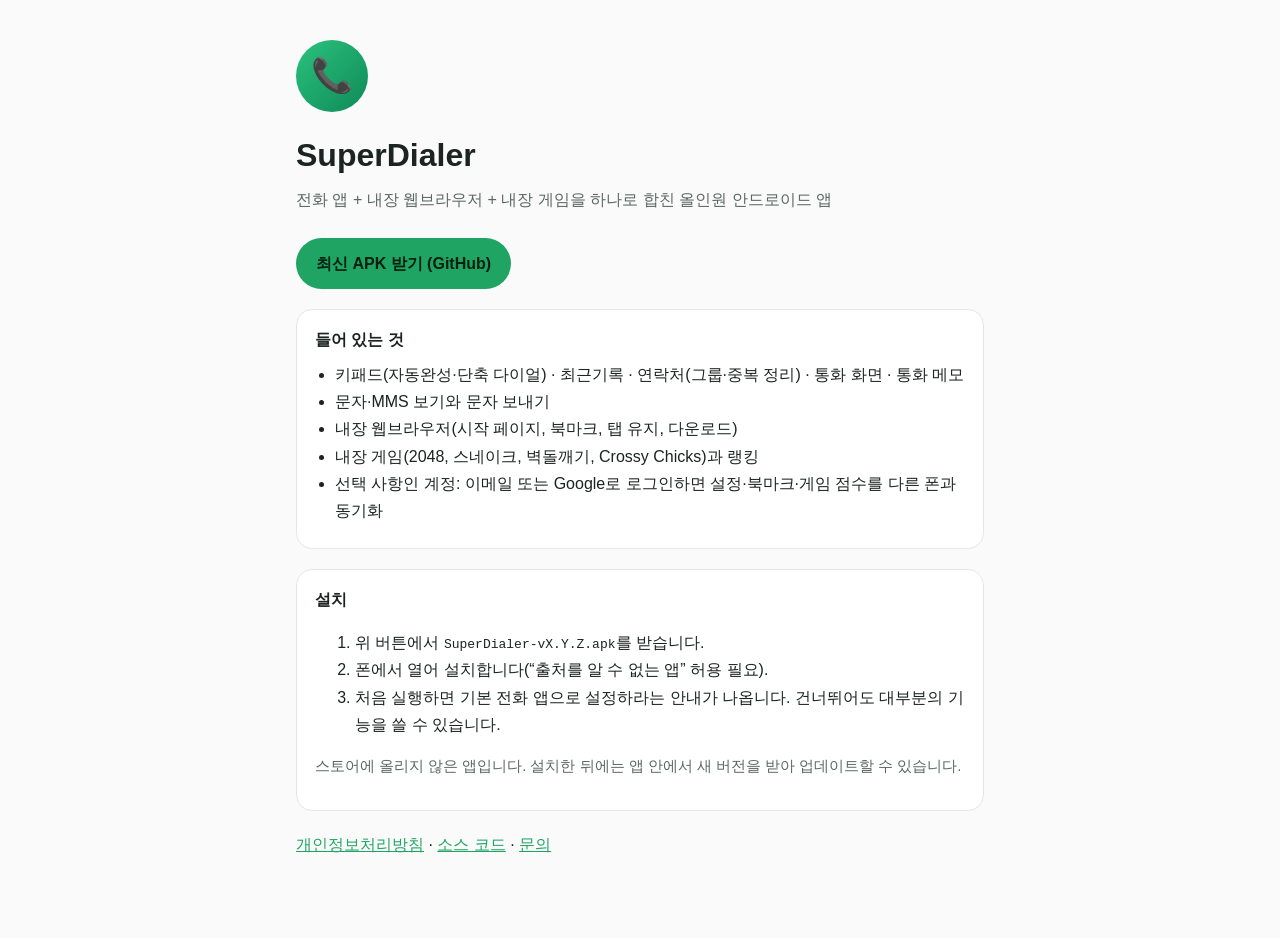
<file: docs/index.html>
<!doctype html>
<html lang="ko">
<head>
<meta charset="utf-8">
<meta name="viewport" content="width=device-width, initial-scale=1">
<title>SuperDialer — 올인원 전화 앱</title>
<meta name="description" content="전화 앱 + 내장 웹브라우저 + 내장 게임을 하나로. 갤럭시용 안드로이드 앱(APK).">
<style>
  :root { --bg:#fafafa; --card:#ffffff; --text:#1c2421; --muted:#5b6762; --accent:#1fa463; --line:#e3e8e5; }
  @media (prefers-color-scheme: dark) {
    :root { --bg:#0d1210; --card:#161d1a; --text:#e6ece9; --muted:#9aa8a1; --accent:#3ddc97; --line:#25302b; }
  }
  * { box-sizing: border-box; }
  body { margin:0; background:var(--bg); color:var(--text); line-height:1.7;
         font-family:-apple-system,BlinkMacSystemFont,"Segoe UI","Noto Sans KR","Malgun Gothic",sans-serif; }
  main { max-width:720px; margin:0 auto; padding:40px 16px 64px; }
  .icon { width:72px; height:72px; border-radius:50%; background:linear-gradient(135deg,#2bc27d,#0f8a58);
          display:flex; align-items:center; justify-content:center; font-size:34px; color:#fff; }
  h1 { font-size:2rem; margin:16px 0 4px; }
  .lead { color:var(--muted); margin:0 0 24px; }
  .btn { display:inline-block; padding:12px 20px; border-radius:999px; background:var(--accent); color:#04210f;
         font-weight:700; text-decoration:none; }
  .card { background:var(--card); border:1px solid var(--line); border-radius:16px; padding:16px 18px; margin:20px 0; }
  ul { padding-left:20px; margin:8px 0; }
  a { color:var(--accent); }
  .muted { color:var(--muted); font-size:.92rem; }
</style>
</head>
<body>
<main>
  <div class="icon" aria-hidden="true">📞</div>
  <h1>SuperDialer</h1>
  <p class="lead">전화 앱 + 내장 웹브라우저 + 내장 게임을 하나로 합친 올인원 안드로이드 앱</p>
  <p><a class="btn" href="https://github.com/Jangwoo0827/phonecall/releases/latest">최신 APK 받기 (GitHub)</a></p>

  <div class="card">
    <strong>들어 있는 것</strong>
    <ul>
      <li>키패드(자동완성·단축 다이얼) · 최근기록 · 연락처(그룹·중복 정리) · 통화 화면 · 통화 메모</li>
      <li>문자·MMS 보기와 문자 보내기</li>
      <li>내장 웹브라우저(시작 페이지, 북마크, 탭 유지, 다운로드)</li>
      <li>내장 게임(2048, 스네이크, 벽돌깨기, Crossy Chicks)과 랭킹</li>
      <li>선택 사항인 계정: 이메일 또는 Google로 로그인하면 설정·북마크·게임 점수를 다른 폰과 동기화</li>
    </ul>
  </div>

  <div class="card">
    <strong>설치</strong>
    <ol>
      <li>위 버튼에서 <code>SuperDialer-vX.Y.Z.apk</code>를 받습니다.</li>
      <li>폰에서 열어 설치합니다(“출처를 알 수 없는 앱” 허용 필요).</li>
      <li>처음 실행하면 기본 전화 앱으로 설정하라는 안내가 나옵니다. 건너뛰어도 대부분의 기능을 쓸 수 있습니다.</li>
    </ol>
    <p class="muted">스토어에 올리지 않은 앱입니다. 설치한 뒤에는 앱 안에서 새 버전을 받아 업데이트할 수 있습니다.</p>
  </div>

  <p><a href="privacy.html">개인정보처리방침</a> · <a href="https://github.com/Jangwoo0827/phonecall">소스 코드</a> ·
  <a href="https://github.com/Jangwoo0827/phonecall/issues">문의</a></p>
</main>
</body>
</html>
</file>
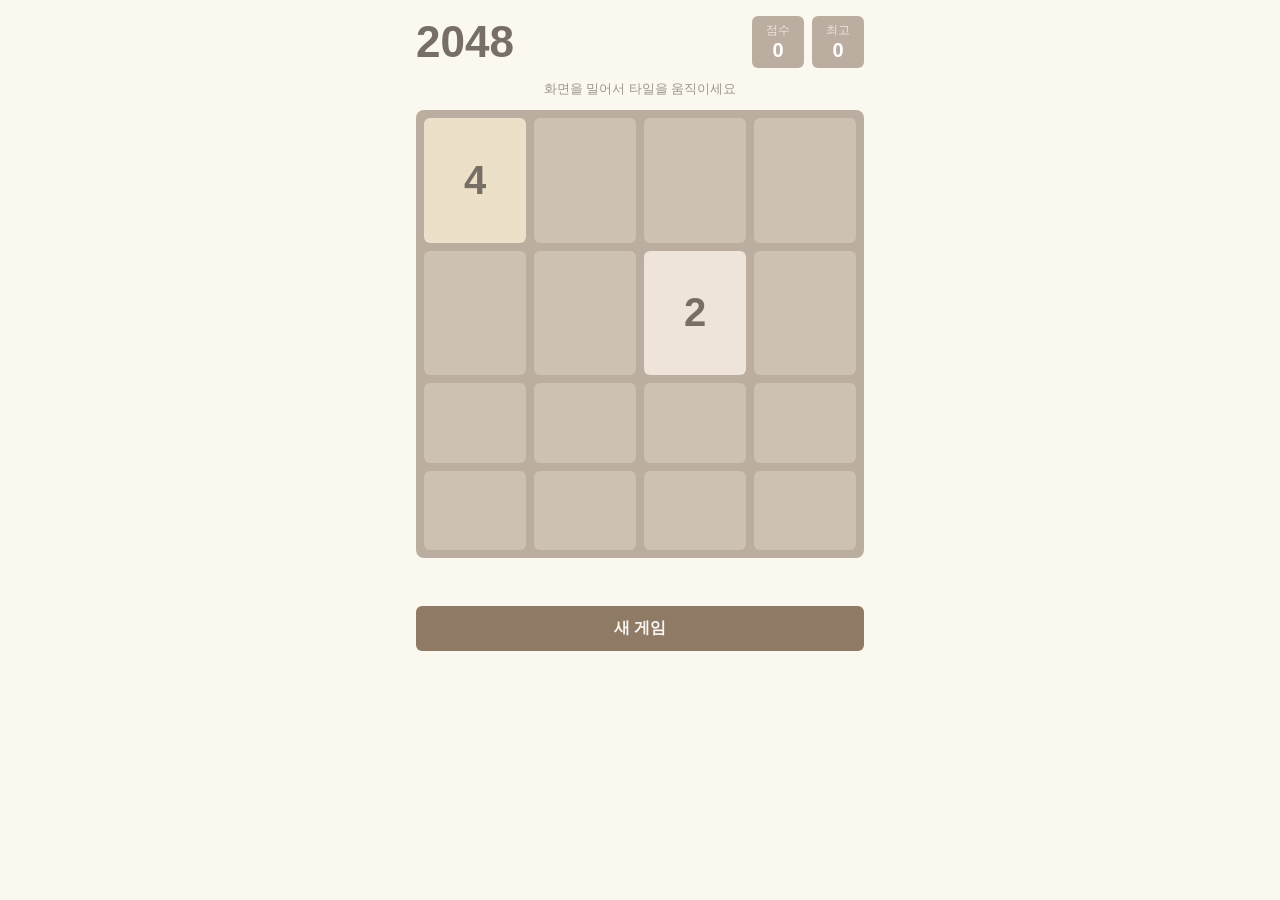
<file: app/src/main/assets/games/2048/index.html>
<!doctype html>
<html lang="ko">
<head>
<meta charset="utf-8">
<meta name="viewport" content="width=device-width,initial-scale=1,maximum-scale=1,user-scalable=no">
<title>2048</title>
<style>
  * { box-sizing: border-box; -webkit-tap-highlight-color: transparent; }
  html, body { margin: 0; height: 100%; background: #faf8ef; color: #776e65; font-family: sans-serif; overflow: hidden; touch-action: none; }
  #app { max-width: 480px; margin: 0 auto; padding: 16px; height: 100%; display: flex; flex-direction: column; gap: 12px; }
  .top { display: flex; justify-content: space-between; align-items: center; }
  .title { font-size: 44px; font-weight: 800; }
  .scores { display: flex; gap: 8px; }
  .box { background: #bbada0; color: #eee4da; border-radius: 6px; padding: 6px 14px; text-align: center; font-size: 12px; }
  .box b { display: block; color: #fff; font-size: 20px; }
  #board { position: relative; width: 100%; aspect-ratio: 1; background: #bbada0; border-radius: 8px; padding: 8px; display: grid; grid-template-columns: repeat(4, 1fr); gap: 8px; }
  .cell { border-radius: 6px; background: rgba(238, 228, 218, .35); display: flex; align-items: center; justify-content: center; font-weight: 800; font-size: clamp(22px, 8vw, 40px); }
  .v2 { background: #eee4da; } .v4 { background: #ede0c8; }
  .v8 { background: #f2b179; color: #f9f6f2; } .v16 { background: #f59563; color: #f9f6f2; }
  .v32 { background: #f67c5f; color: #f9f6f2; } .v64 { background: #f65e3b; color: #f9f6f2; }
  .v128 { background: #edcf72; color: #f9f6f2; font-size: clamp(20px, 7vw, 34px); }
  .v256 { background: #edcc61; color: #f9f6f2; font-size: clamp(20px, 7vw, 34px); }
  .v512 { background: #edc850; color: #f9f6f2; font-size: clamp(20px, 7vw, 34px); }
  .v1024, .v2048, .vbig { background: #edc22e; color: #f9f6f2; font-size: clamp(16px, 6vw, 28px); }
  button { background: #8f7a66; color: #f9f6f2; border: 0; border-radius: 6px; padding: 12px; font-size: 16px; font-weight: 700; }
  #msg { text-align: center; min-height: 24px; font-weight: 700; }
  .hint { text-align: center; font-size: 13px; opacity: .7; }
</style>
</head>
<body>
<div id="app">
  <div class="top">
    <div class="title">2048</div>
    <div class="scores">
      <div class="box"><span data-en="Score">점수</span><b id="score">0</b></div>
      <div class="box"><span data-en="Best">최고</span><b id="best">0</b></div>
    </div>
  </div>
  <div class="hint" data-en="Swipe to move the tiles">화면을 밀어서 타일을 움직이세요</div>
  <div id="board"></div>
  <div id="msg"></div>
  <button id="new" data-en="New game">새 게임</button>
</div>
<script>
  var EN = /[?&]lang=en/.test(location.search);
  function T(ko, en) { return EN ? en : ko; }
  if (EN) { document.documentElement.lang = 'en'; Array.prototype.forEach.call(document.querySelectorAll('[data-en]'), function (el) { el.textContent = el.getAttribute('data-en'); }); }
(function () {
  var N = 4, grid, score, best = 0, over, won;
  var boardEl = document.getElementById('board');
  var scoreEl = document.getElementById('score');
  var bestEl = document.getElementById('best');
  var msgEl = document.getElementById('msg');

  try { if (window.Native) best = Native.getBest() | 0; } catch (e) {}

  // The board survives leaving the game or the app (stored by the app through the Native bridge).
  function save() {
    try { if (window.Native) { if (over) Native.clearState(); else Native.saveState(JSON.stringify({ g: grid, s: score, w: won })); } } catch (e) {}
  }
  function restore() {
    try {
      if (!window.Native) return false;
      var t = Native.loadState(); if (!t) return false;
      var o = JSON.parse(t);
      if (!o.g || o.g.length !== N) return false;
      for (var r = 0; r < N; r++) if (!o.g[r] || o.g[r].length !== N) return false;
      grid = o.g; score = o.s | 0; won = !!o.w; over = false; render(); return true;
    } catch (e) { return false; }
  }

  function init() {
    grid = []; for (var r = 0; r < N; r++) grid.push([0, 0, 0, 0]);
    score = 0; over = false; won = false;
    addTile(); addTile(); render();
  }

  function addTile() {
    var empty = [];
    for (var r = 0; r < N; r++) for (var c = 0; c < N; c++) if (!grid[r][c]) empty.push([r, c]);
    if (!empty.length) return;
    var p = empty[Math.floor(Math.random() * empty.length)];
    grid[p[0]][p[1]] = Math.random() < 0.9 ? 2 : 4;
  }

  // Slides one line toward index 0 and merges equal neighbours once.
  function slide(vals) {
    var a = vals.filter(function (x) { return x; }), gained = 0;
    for (var i = 0; i < a.length - 1; i++) {
      if (a[i] === a[i + 1]) { a[i] *= 2; gained += a[i]; a.splice(i + 1, 1); }
    }
    while (a.length < N) a.push(0);
    return { row: a, gained: gained };
  }

  // dir: 0 left, 1 up, 2 right, 3 down. Returns the cell coordinates of each line, ordered toward the move.
  function lines(dir) {
    var out = [];
    for (var i = 0; i < N; i++) {
      var line = [];
      for (var j = 0; j < N; j++) {
        var r, c;
        if (dir === 0) { r = i; c = j; }
        else if (dir === 2) { r = i; c = N - 1 - j; }
        else if (dir === 1) { r = j; c = i; }
        else { r = N - 1 - j; c = i; }
        line.push([r, c]);
      }
      out.push(line);
    }
    return out;
  }

  function move(dir) {
    if (over) return;
    var moved = false, gain = 0;
    lines(dir).forEach(function (line) {
      var res = slide(line.map(function (p) { return grid[p[0]][p[1]]; }));
      gain += res.gained;
      line.forEach(function (p, k) {
        if (grid[p[0]][p[1]] !== res.row[k]) { moved = true; grid[p[0]][p[1]] = res.row[k]; }
      });
    });
    if (!moved) return;
    score += gain;
    addTile();
    if (score > best) { best = score; submit(); }
    checkEnd();
    render();
  }

  function submit() { try { if (window.Native) Native.submitScore(score); } catch (e) {} }

  function checkEnd() {
    var full = true, can = false;
    for (var r = 0; r < N; r++) for (var c = 0; c < N; c++) {
      var v = grid[r][c];
      if (v === 2048 && !won) { won = true; msgEl.textContent = T('2048 달성! 계속 해보세요', 'You made 2048! Keep going'); }
      if (!v) full = false;
      if ((c < N - 1 && v === grid[r][c + 1]) || (r < N - 1 && v === grid[r + 1][c])) can = true;
    }
    if (full && !can) { over = true; msgEl.textContent = T('게임 오버 · 점수 ', 'Game over · Score ') + score; submit(); }
  }

  function render() {
    scoreEl.textContent = score; bestEl.textContent = best;
    if (!over && !won) msgEl.textContent = '';
    boardEl.innerHTML = '';
    for (var r = 0; r < N; r++) for (var c = 0; c < N; c++) {
      var v = grid[r][c], d = document.createElement('div');
      d.className = 'cell' + (v ? ' v' + (v > 2048 ? 'big' : v) : '');
      d.textContent = v || '';
      boardEl.appendChild(d);
    }
    save();
  }

  // Touch: swipe direction decides the move.
  var sx, sy;
  document.addEventListener('touchstart', function (e) { sx = e.touches[0].clientX; sy = e.touches[0].clientY; }, { passive: true });
  document.addEventListener('touchend', function (e) {
    if (sx == null) return;
    var dx = e.changedTouches[0].clientX - sx, dy = e.changedTouches[0].clientY - sy;
    sx = null;
    if (Math.max(Math.abs(dx), Math.abs(dy)) < 24) return;
    if (Math.abs(dx) > Math.abs(dy)) move(dx > 0 ? 2 : 0); else move(dy > 0 ? 3 : 1);
  }, { passive: true });
  document.addEventListener('keydown', function (e) {
    var k = { ArrowLeft: 0, ArrowUp: 1, ArrowRight: 2, ArrowDown: 3 }[e.key];
    if (k !== undefined) { e.preventDefault(); move(k); }
  });
  document.getElementById('new').addEventListener('click', init);

  if (!restore()) init();
})();
</script>
</body>
</html>
</file>
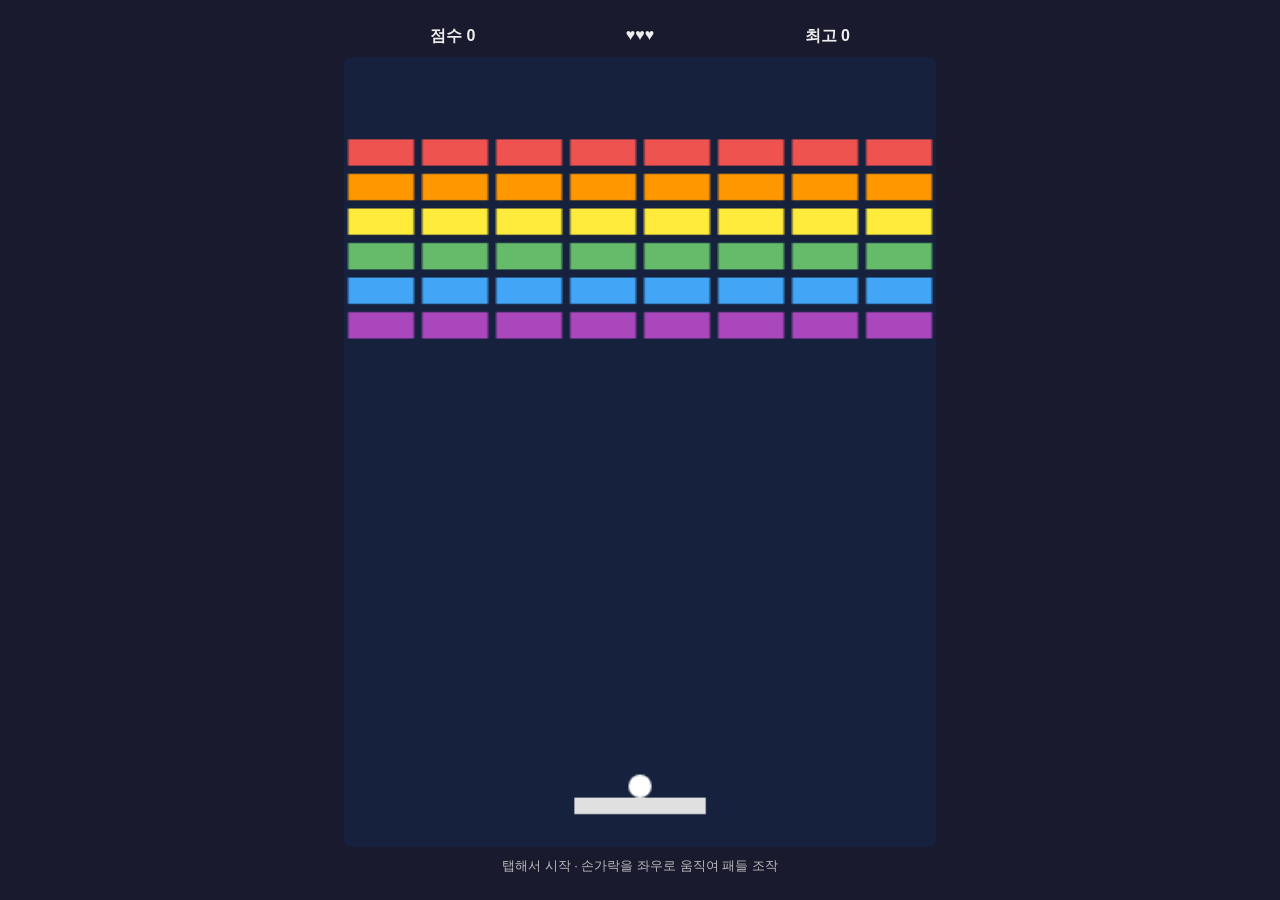
<file: app/src/main/assets/games/breakout/index.html>
<!doctype html>
<html lang="ko">
<head>
<meta charset="utf-8">
<meta name="viewport" content="width=device-width,initial-scale=1,maximum-scale=1,user-scalable=no">
<title>Breakout</title>
<style>
  * { box-sizing: border-box; -webkit-tap-highlight-color: transparent; }
  html, body { margin: 0; height: 100%; background: #1a1a2e; color: #eee; font-family: sans-serif; overflow: hidden; touch-action: none; }
  #app { height: 100%; display: flex; flex-direction: column; align-items: center; justify-content: center; gap: 10px; padding: 12px; }
  .bar { width: 100%; max-width: 420px; display: flex; justify-content: space-between; font-size: 16px; font-weight: 700; }
  canvas { background: #16213e; border-radius: 8px; touch-action: none; }
  .hint { font-size: 13px; opacity: .75; min-height: 18px; text-align: center; }
</style>
</head>
<body>
<div id="app">
  <div class="bar"><span><span data-en="Score">점수</span> <span id="score">0</span></span><span id="lives">♥♥♥</span><span><span data-en="Best">최고</span> <span id="best">0</span></span></div>
  <canvas id="c" width="360" height="480"></canvas>
  <div class="hint" id="hint" data-en="Tap to start · drag left and right to move the paddle">탭해서 시작 · 손가락을 좌우로 움직여 패들 조작</div>
</div>
<script>
  var EN = /[?&]lang=en/.test(location.search);
  function T(ko, en) { return EN ? en : ko; }
  if (EN) { document.documentElement.lang = 'en'; Array.prototype.forEach.call(document.querySelectorAll('[data-en]'), function (el) { el.textContent = el.getAttribute('data-en'); }); }
(function () {
  var W = 360, H = 480;
  var canvas = document.getElementById('c'), ctx = canvas.getContext('2d');
  var scoreEl = document.getElementById('score'), bestEl = document.getElementById('best'), livesEl = document.getElementById('lives'), hint = document.getElementById('hint');
  var COLORS = ['#ef5350', '#ff9800', '#ffeb3b', '#66bb6a', '#42a5f5', '#ab47bc'];
  var ROWS = 6, COLS = 8, BW = 40, BH = 16, GAP = 5, TOP = 50;
  var paddle, ball, bricks, score, best = 0, lives, level, state = 'ready'; // ready | playing | over

  try { if (window.Native) best = Native.getBest() | 0; } catch (e) {}
  bestEl.textContent = best;

  function fit() {
    var scale = Math.min((window.innerWidth - 24) / W, (window.innerHeight - 110) / H);
    canvas.style.width = Math.floor(W * scale) + 'px';
    canvas.style.height = Math.floor(H * scale) + 'px';
  }

  function buildBricks() {
    bricks = [];
    var left = (W - (COLS * BW + (COLS - 1) * GAP)) / 2;
    for (var r = 0; r < ROWS; r++) for (var c = 0; c < COLS; c++) {
      bricks.push({ x: left + c * (BW + GAP), y: TOP + r * (BH + GAP), alive: true, color: COLORS[r] });
    }
  }

  function resetBall() {
    var speed = 4 + (level - 1) * 0.6;
    ball = { x: paddle.x + paddle.w / 2, y: H - 50, r: 7, vx: speed * (Math.random() < .5 ? -.6 : .6), vy: -speed };
  }

  function newGame() {
    paddle = { x: W / 2 - 40, y: H - 30, w: 80, h: 10 };
    score = 0; lives = 3; level = 1; state = 'ready';
    scoreEl.textContent = 0; updateLives(); buildBricks(); resetBall();
    hint.textContent = T('탭해서 시작 · 손가락을 좌우로 움직여 패들 조작', 'Tap to start · drag left and right to move the paddle');
    persist();
  }

  // Score, lives, level, remaining bricks and paddle survive leaving the game (stored by the app through the Native bridge).
  function persist() {
    try {
      if (!window.Native) return;
      if (state === 'over') { Native.clearState(); return; }
      Native.saveState(JSON.stringify({ s: score, l: lives, v: level, p: paddle.x, b: bricks.map(function (b) { return b.alive ? 1 : 0; }) }));
    } catch (e) {}
  }
  function restore() {
    try {
      if (!window.Native) return false;
      var t = Native.loadState(); if (!t) return false;
      var o = JSON.parse(t);
      if (!o.b || o.b.length !== ROWS * COLS || !(o.l > 0)) return false;
      paddle = { x: o.p, y: H - 30, w: 80, h: 10 };
      score = o.s | 0; lives = o.l; level = o.v || 1; state = 'ready';
      buildBricks(); bricks.forEach(function (b, i) { b.alive = !!o.b[i]; });
      scoreEl.textContent = score; updateLives(); resetBall();
      hint.textContent = T('이어하기 · 탭해서 시작', 'Resume · tap to start');
      return true;
    } catch (e) { return false; }
  }

  function updateLives() { livesEl.textContent = new Array(lives + 1).join('♥') || '-'; }

  function step() {
    if (state !== 'playing') return;
    ball.x += ball.vx; ball.y += ball.vy;
    if (ball.x < ball.r) { ball.x = ball.r; ball.vx = Math.abs(ball.vx); }
    if (ball.x > W - ball.r) { ball.x = W - ball.r; ball.vx = -Math.abs(ball.vx); }
    if (ball.y < ball.r) { ball.y = ball.r; ball.vy = Math.abs(ball.vy); }

    // Paddle: the hit position changes the bounce angle.
    if (ball.vy > 0 && ball.y + ball.r >= paddle.y && ball.y - ball.r <= paddle.y + paddle.h &&
        ball.x >= paddle.x - ball.r && ball.x <= paddle.x + paddle.w + ball.r) {
      var hit = (ball.x - (paddle.x + paddle.w / 2)) / (paddle.w / 2);
      var speed = Math.sqrt(ball.vx * ball.vx + ball.vy * ball.vy);
      ball.vx = speed * hit * 0.9;
      ball.vy = -Math.sqrt(Math.max(speed * speed - ball.vx * ball.vx, 1));
      ball.y = paddle.y - ball.r;
    }

    var alive = 0;
    for (var i = 0; i < bricks.length; i++) {
      var b = bricks[i];
      if (!b.alive) continue;
      alive++;
      if (ball.x + ball.r > b.x && ball.x - ball.r < b.x + BW && ball.y + ball.r > b.y && ball.y - ball.r < b.y + BH) {
        b.alive = false; alive--;
        var overlapX = Math.min(ball.x + ball.r - b.x, b.x + BW - (ball.x - ball.r));
        var overlapY = Math.min(ball.y + ball.r - b.y, b.y + BH - (ball.y - ball.r));
        if (overlapX < overlapY) ball.vx = -ball.vx; else ball.vy = -ball.vy;
        score += 10 * level; scoreEl.textContent = score; persist();
        if (score > best) { best = score; bestEl.textContent = best; }
        break;
      }
    }

    if (alive === 0) { level++; buildBricks(); resetBall(); state = 'ready'; hint.textContent = T('레벨 ', 'Level ') + level + T(' · 탭해서 시작', ' · tap to start'); persist(); }
    if (ball.y > H + ball.r) {
      lives--; updateLives();
      if (lives <= 0) {
        state = 'over'; hint.textContent = T('게임 오버 · 점수 ', 'Game over · Score ') + score + T(' · 탭해서 다시 시작', ' · tap to restart'); persist();
        try { if (window.Native) Native.submitScore(score); } catch (e) {}
      } else { state = 'ready'; resetBall(); hint.textContent = T('탭해서 계속', 'Tap to continue'); persist(); }
    }
  }

  function draw() {
    ctx.clearRect(0, 0, W, H);
    bricks.forEach(function (b) { if (b.alive) { ctx.fillStyle = b.color; ctx.fillRect(b.x, b.y, BW, BH); } });
    ctx.fillStyle = '#e0e0e0'; ctx.fillRect(paddle.x, paddle.y, paddle.w, paddle.h);
    ctx.fillStyle = '#fff'; ctx.beginPath(); ctx.arc(ball.x, ball.y, ball.r, 0, Math.PI * 2); ctx.fill();
  }

  function loop() {
    if (state === 'ready') { ball.x = paddle.x + paddle.w / 2; ball.y = paddle.y - ball.r; }
    step(); draw(); requestAnimationFrame(loop);
  }

  function pointerX(clientX) {
    var rect = canvas.getBoundingClientRect();
    var x = (clientX - rect.left) * (W / rect.width);
    paddle.x = Math.max(0, Math.min(W - paddle.w, x - paddle.w / 2));
  }

  function tap() {
    if (state === 'over') newGame();
    else if (state === 'ready') { state = 'playing'; hint.textContent = ''; }
  }

  canvas.addEventListener('touchstart', function (e) { pointerX(e.touches[0].clientX); tap(); }, { passive: true });
  canvas.addEventListener('touchmove', function (e) { pointerX(e.touches[0].clientX); }, { passive: true });
  canvas.addEventListener('mousedown', function (e) { pointerX(e.clientX); tap(); });
  canvas.addEventListener('mousemove', function (e) { if (e.buttons) pointerX(e.clientX); });
  document.addEventListener('keydown', function (e) {
    if (e.key === 'ArrowLeft') paddle.x = Math.max(0, paddle.x - 24);
    if (e.key === 'ArrowRight') paddle.x = Math.min(W - paddle.w, paddle.x + 24);
    if (e.key === ' ') tap();
  });
  document.addEventListener('visibilitychange', function () { if (document.hidden && state === 'playing') { state = 'ready'; hint.textContent = T('일시정지 · 탭해서 계속', 'Paused · tap to continue'); persist(); } });
  window.addEventListener('resize', fit);

  if (!restore()) newGame();
  fit(); loop();
})();
</script>
</body>
</html>
</file>
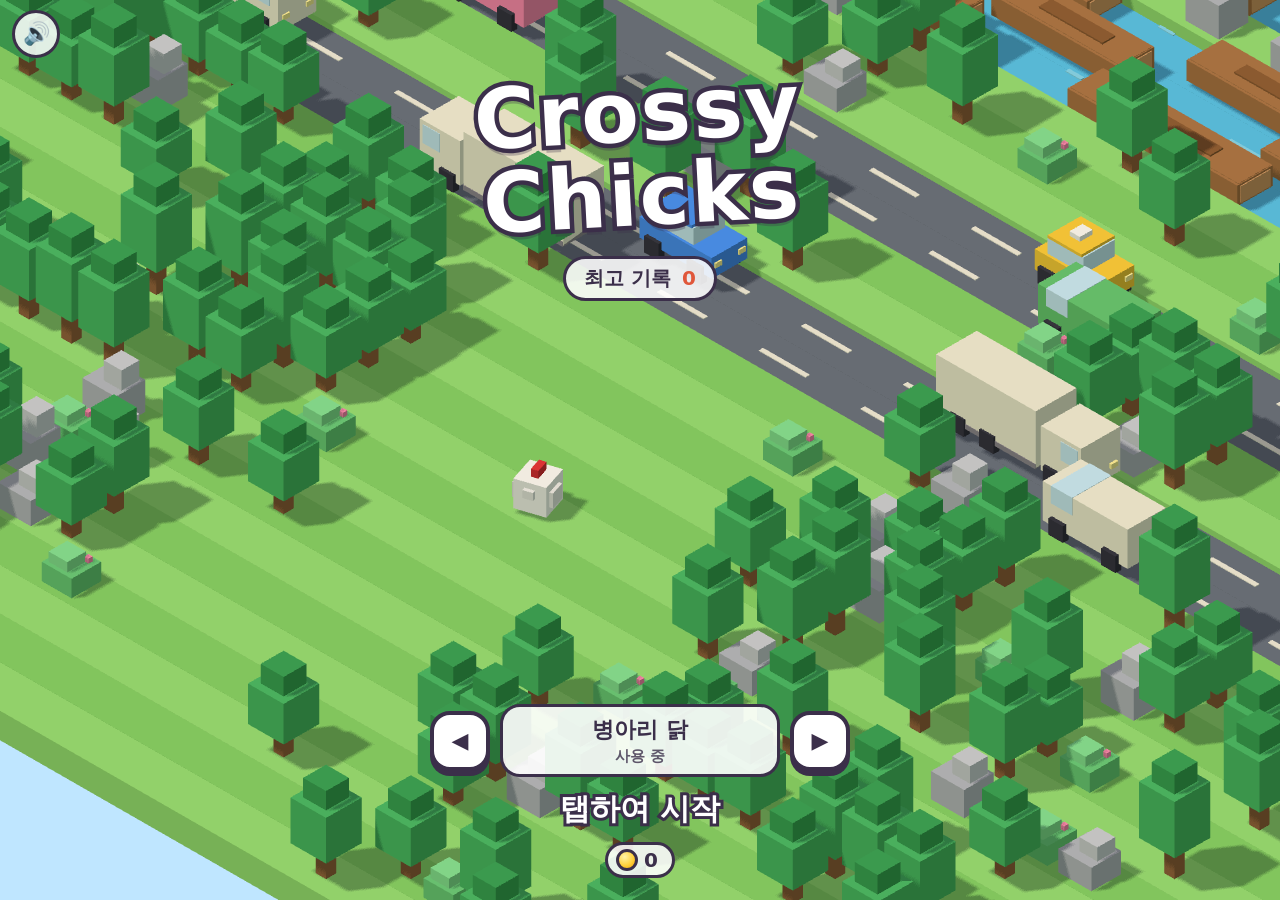
<file: app/src/main/assets/games/crossyroads/index.html>
<!doctype html>
<html lang="ko">
  <head>
    <meta charset="UTF-8" />
    <meta
      name="viewport"
      content="width=device-width, initial-scale=1.0, maximum-scale=1.0, minimum-scale=1.0, user-scalable=no, viewport-fit=cover"
    />
    <meta name="theme-color" content="#bfe6ff" />
    <meta name="apple-mobile-web-app-capable" content="yes" />
    <meta name="mobile-web-app-capable" content="yes" />
    <title>Crossy Chicks</title>
    <link rel="icon" href="data:image/svg+xml,%3Csvg xmlns='http://www.w3.org/2000/svg' viewBox='0 0 16 16'%3E%3Crect x='3' y='5' width='10' height='9' fill='%23fff' stroke='%23333'/%3E%3Crect x='6' y='2' width='4' height='3' fill='%23f33'/%3E%3C/svg%3E" />
    <script type="module" crossorigin src="./assets/index-qtRV9Lil.js"></script>
    <link rel="stylesheet" crossorigin href="./assets/index-BQW_EeuK.css">
  </head>
  <body>
    <div id="app">
      <canvas id="game"></canvas>

      <div id="hud" class="hidden">
        <div id="score">0</div>
        <div id="coinBox"><span class="coin-icon"></span><span id="coinCount">0</span></div>
      </div>

      <button id="muteBtn" class="icon-btn" aria-label="소리 켜기/끄기">🔊</button>

      <section id="startScreen" class="screen">
        <div class="title-block">
          <h1>Crossy<br />Chicks</h1>
          <div class="best">최고 기록 <b id="startBest">0</b></div>
        </div>
        <div class="bottom-block">
          <div id="charPicker">
            <button id="prevChar" class="arrow-btn" aria-label="이전 캐릭터">◀</button>
            <div class="char-info">
              <div id="charName">병아리 닭</div>
              <div id="charStatus">사용 중</div>
            </div>
            <button id="nextChar" class="arrow-btn" aria-label="다음 캐릭터">▶</button>
          </div>
          <button id="unlockBtn" class="big-btn hidden">해금하기</button>
          <div id="startHint" class="pulse">탭하여 시작</div>
          <div class="wallet"><span class="coin-icon"></span><span id="walletCoins">0</span></div>
        </div>
      </section>

      <section id="overScreen" class="screen hidden">
        <div class="panel">
          <h2 id="overTitle">게임 오버</h2>
          <div class="score-big" id="overScore">0</div>
          <div class="over-stats">
            <div>최고 기록 <b id="overBest">0</b></div>
            <div><span class="coin-icon"></span> 이번 코인 <b id="overCoins">0</b></div>
          </div>
          <div id="newBest" class="new-best hidden">🎉 새로운 최고 기록!</div>
          <button id="retryBtn" class="big-btn">다시 하기</button>
          <button id="menuBtn" class="small-btn">캐릭터 / 메인으로</button>
        </div>
      </section>

      <div id="toast" class="toast hidden"></div>
    </div>
  </body>
</html>
</file>
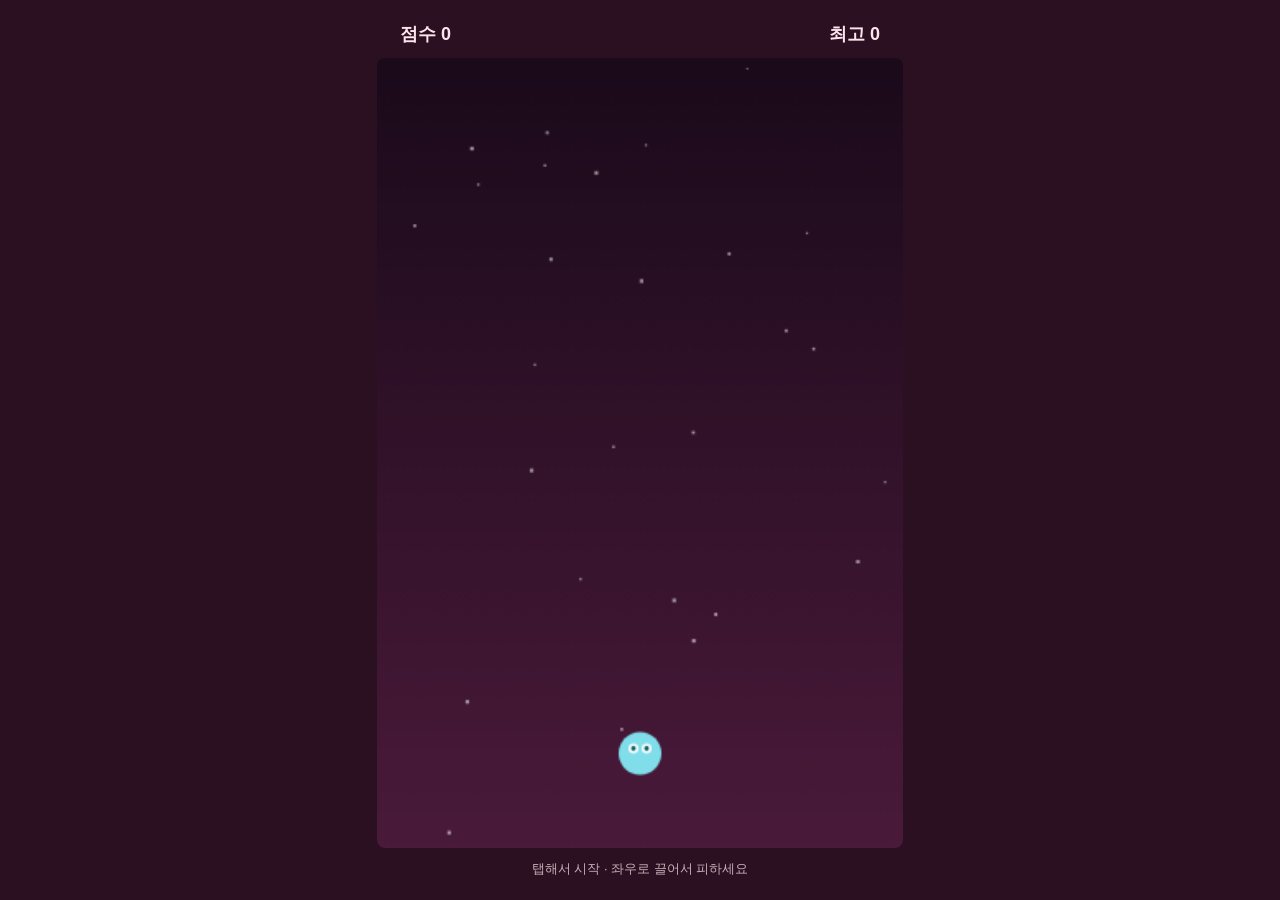
<file: app/src/main/assets/games/dodge/index.html>
<!doctype html>
<html lang="ko">
<head>
<meta charset="utf-8">
<meta name="viewport" content="width=device-width,initial-scale=1,maximum-scale=1,user-scalable=no">
<title>Dodge</title>
<style>
  * { box-sizing: border-box; -webkit-tap-highlight-color: transparent; user-select: none; }
  html, body { margin: 0; height: 100%; background: #2a1020; color: #fce4ec; font-family: sans-serif; overflow: hidden; touch-action: none; }
  #app { height: 100%; display: flex; flex-direction: column; align-items: center; justify-content: center; gap: 12px; padding: 12px; }
  .bar { width: 100%; max-width: 480px; display: flex; justify-content: space-between; font-size: 18px; font-weight: 700; }
  canvas { border-radius: 8px; touch-action: none; }
  .hint { font-size: 13px; opacity: .75; text-align: center; min-height: 18px; }
</style>
</head>
<body>
<div id="app">
  <div class="bar"><span><span data-en="Score">점수</span> <span id="score">0</span></span><span><span data-en="Best">최고</span> <span id="best">0</span></span></div>
  <canvas id="c"></canvas>
  <div class="hint" id="hint" data-en="Tap to start · drag left and right to dodge">탭해서 시작 · 좌우로 끌어서 피하세요</div>
</div>
<script>
  var EN = /[?&]lang=en/.test(location.search);
  function T(ko, en) { return EN ? en : ko; }
  if (EN) { document.documentElement.lang = 'en'; Array.prototype.forEach.call(document.querySelectorAll('[data-en]'), function (el) { el.textContent = el.getAttribute('data-en'); }); }
(function () {
  var W = 320, H = 480, PY = H - 56, PR = 13;
  var c = document.getElementById('c'), ctx = c.getContext('2d');
  var scoreEl = document.getElementById('score'), bestEl = document.getElementById('best'), hint = document.getElementById('hint');
  c.width = W; c.height = H;
  var best = 0;
  try { if (window.Native) best = Native.getBest() | 0; } catch (e) {}
  bestEl.textContent = best;

  var state = 'idle', px, tx, rocks, t, score, spawnIn, last = 0, overAt = 0, stars = [];
  for (var i = 0; i < 28; i++) stars.push({ x: Math.random() * W, y: Math.random() * H, s: 0.4 + Math.random() * 1.2 });

  function fit() {
    var s = Math.min((window.innerWidth - 24) / W, (window.innerHeight - 110) / H);
    c.style.width = Math.floor(W * s) + 'px'; c.style.height = Math.floor(H * s) + 'px';
  }
  function reset() { px = tx = W / 2; rocks = []; t = 0; score = 0; spawnIn = 500; scoreEl.textContent = 0; }
  function toX(e) { var r = c.getBoundingClientRect(); return (e.clientX - r.left) * W / r.width; }

  function step(dt) {
    t += dt / 1000;
    score = Math.floor(t * 10); scoreEl.textContent = score;
    px += (tx - px) * Math.min(1, 0.3 * dt); px = Math.max(PR, Math.min(W - PR, px));
    spawnIn -= dt;
    if (spawnIn <= 0) {
      var w = 22 + Math.random() * 52;
      rocks.push({ x: Math.random() * (W - w), y: -30, w: w, h: 18 + Math.random() * 16, vy: Math.min(8.5, 2.7 + t * 0.07 + Math.random() * 1.2), hue: Math.floor(Math.random() * 40) });
      spawnIn = Math.max(170, 620 - t * 9) * (0.7 + Math.random() * 0.6);
    }
    var k = dt / 16.667;
    for (var i = rocks.length - 1; i >= 0; i--) {
      var r = rocks[i]; r.y += r.vy * k;
      if (r.y > H + 40) { rocks.splice(i, 1); continue; }
      if (px + PR - 3 > r.x && px - PR + 3 < r.x + r.w && PY + PR - 3 > r.y && PY - PR + 3 < r.y + r.h) return die();
    }
  }
  function die() {
    state = 'over'; overAt = performance.now();
    hint.textContent = T('게임 오버 · 점수 ', 'Game over · Score ') + score + T(' · 탭해서 다시 시작', ' · tap to restart');
    if (score > best) { best = score; bestEl.textContent = best; }
    try { if (window.Native) Native.submitScore(score); } catch (e) {}
  }

  function draw(now) {
    var g = ctx.createLinearGradient(0, 0, 0, H);
    g.addColorStop(0, '#1a0a1a'); g.addColorStop(1, '#4a1a3a');
    ctx.fillStyle = g; ctx.fillRect(0, 0, W, H);
    ctx.fillStyle = 'rgba(255,255,255,.55)';
    stars.forEach(function (s) { s.y += s.s * (state === 'play' ? 1.4 : 0.3); if (s.y > H) s.y = 0; ctx.fillRect(s.x, s.y, s.s + 0.6, s.s + 0.6); });
    rocks.forEach(function (r) {
      ctx.fillStyle = 'hsl(' + (340 + r.hue) + ',70%,60%)'; ctx.fillRect(r.x, r.y, r.w, r.h);
      ctx.fillStyle = 'rgba(255,255,255,.25)'; ctx.fillRect(r.x, r.y, r.w, 4);
    });
    var bob = state === 'idle' ? Math.sin(now / 300) * 3 : 0;
    ctx.fillStyle = '#80deea'; ctx.beginPath(); ctx.arc(px, PY + bob, PR, 0, Math.PI * 2); ctx.fill();
    ctx.fillStyle = '#fff'; ctx.beginPath(); ctx.arc(px - 4, PY - 3 + bob, 3, 0, Math.PI * 2); ctx.arc(px + 4, PY - 3 + bob, 3, 0, Math.PI * 2); ctx.fill();
    ctx.fillStyle = '#006064'; ctx.beginPath(); ctx.arc(px - 4, PY - 3 + bob, 1.4, 0, Math.PI * 2); ctx.arc(px + 4, PY - 3 + bob, 1.4, 0, Math.PI * 2); ctx.fill();
    if (state === 'over' || state === 'paused') { ctx.fillStyle = 'rgba(0,0,0,.4)'; ctx.fillRect(0, 0, W, H); }
  }

  function frame(now) {
    requestAnimationFrame(frame);
    var dt = Math.min(50, now - last); last = now;
    if (state === 'play') step(dt);
    draw(now);
  }

  var down = false;
  document.addEventListener('pointerdown', function (e) {
    if (state === 'idle') { state = 'play'; hint.textContent = ''; tx = toX(e); down = true; return; }
    if (state === 'paused') { state = 'play'; hint.textContent = ''; tx = toX(e); down = true; return; }
    if (state === 'over') { if (performance.now() - overAt > 450) { reset(); state = 'idle'; hint.textContent = T('탭해서 시작', 'Tap to start'); } return; }
    down = true; tx = toX(e);
  });
  document.addEventListener('pointermove', function (e) { if (down && state === 'play') tx = toX(e); });
  document.addEventListener('pointerup', function () { down = false; });
  document.addEventListener('pointercancel', function () { down = false; });
  document.addEventListener('visibilitychange', function () { if (document.hidden && state === 'play') { state = 'paused'; hint.textContent = T('일시정지 · 탭해서 계속', 'Paused · tap to continue'); } });
  window.addEventListener('resize', fit);
  reset(); fit(); requestAnimationFrame(frame);
})();
</script>
</body>
</html>
</file>
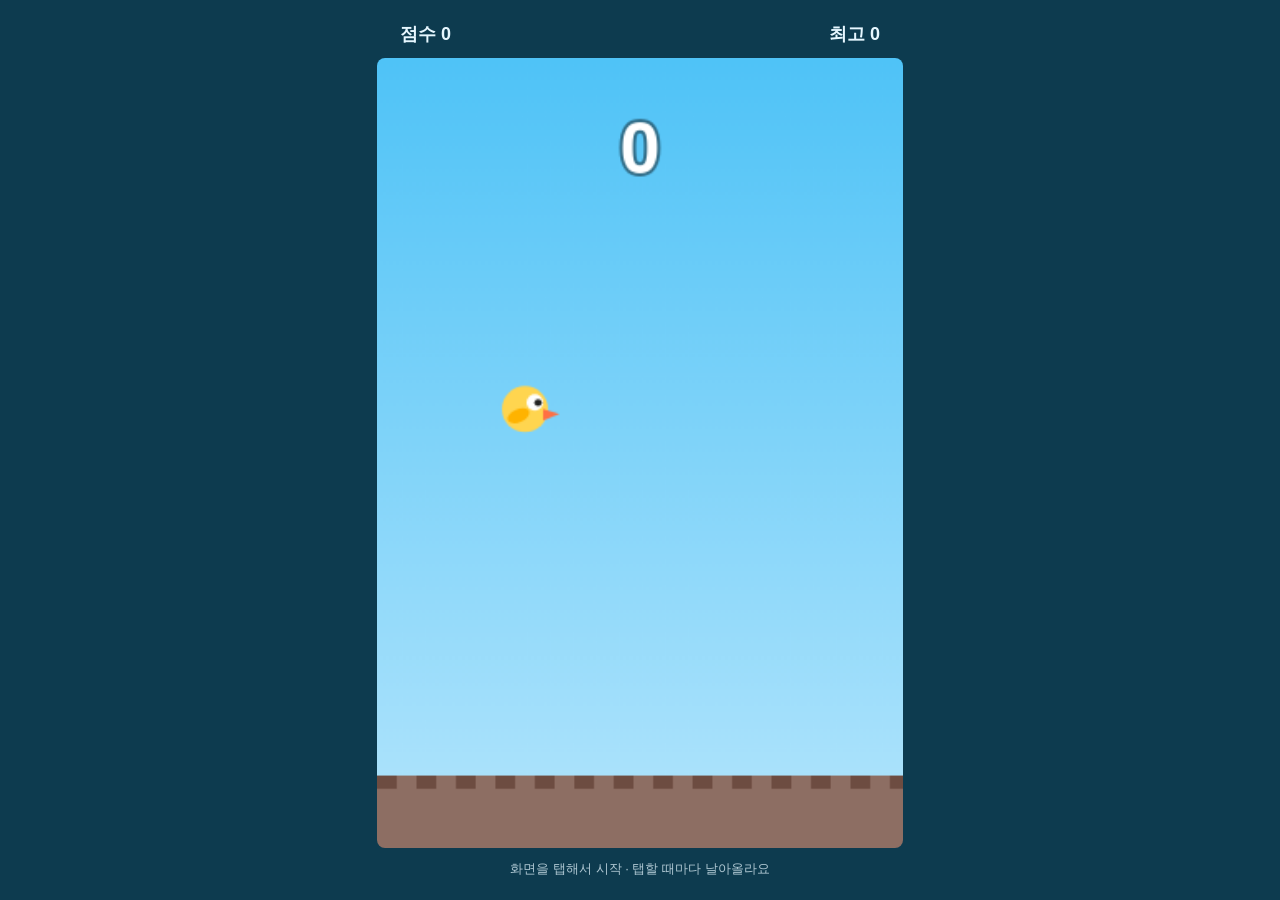
<file: app/src/main/assets/games/flap/index.html>
<!doctype html>
<html lang="ko">
<head>
<meta charset="utf-8">
<meta name="viewport" content="width=device-width,initial-scale=1,maximum-scale=1,user-scalable=no">
<title>Flap</title>
<style>
  * { box-sizing: border-box; -webkit-tap-highlight-color: transparent; user-select: none; }
  html, body { margin: 0; height: 100%; background: #0d3b4f; color: #e6f7ff; font-family: sans-serif; overflow: hidden; touch-action: none; }
  #app { height: 100%; display: flex; flex-direction: column; align-items: center; justify-content: center; gap: 12px; padding: 12px; }
  .bar { width: 100%; max-width: 480px; display: flex; justify-content: space-between; font-size: 18px; font-weight: 700; }
  canvas { border-radius: 8px; touch-action: none; }
  .hint { font-size: 13px; opacity: .75; text-align: center; min-height: 18px; }
</style>
</head>
<body>
<div id="app">
  <div class="bar"><span><span data-en="Score">점수</span> <span id="score">0</span></span><span><span data-en="Best">최고</span> <span id="best">0</span></span></div>
  <canvas id="c"></canvas>
  <div class="hint" id="hint" data-en="Tap to start · tap to flap">화면을 탭해서 시작 · 탭할 때마다 날아올라요</div>
</div>
<script>
  var EN = /[?&]lang=en/.test(location.search);
  function T(ko, en) { return EN ? en : ko; }
  if (EN) { document.documentElement.lang = 'en'; Array.prototype.forEach.call(document.querySelectorAll('[data-en]'), function (el) { el.textContent = el.getAttribute('data-en'); }); }
(function () {
  var W = 320, H = 480, GROUND = 44, GAP = 124, PIPE_W = 54, BIRD_X = 90, R = 12;
  var c = document.getElementById('c'), ctx = c.getContext('2d');
  var scoreEl = document.getElementById('score'), bestEl = document.getElementById('best'), hint = document.getElementById('hint');
  c.width = W; c.height = H;
  var best = 0;
  try { if (window.Native) best = Native.getBest() | 0; } catch (e) {}
  bestEl.textContent = best;

  var state = 'idle', bird, pipes, score, last = 0, overAt = 0, groundX = 0;

  function fit() {
    var s = Math.min((window.innerWidth - 24) / W, (window.innerHeight - 110) / H);
    c.style.width = Math.floor(W * s) + 'px'; c.style.height = Math.floor(H * s) + 'px';
  }

  function reset() {
    bird = { y: (H - GROUND) / 2, vy: 0 };
    pipes = []; score = 0; scoreEl.textContent = 0;
  }

  function flap() { bird.vy = -6.6; }

  function step(dt) {
    bird.vy += 0.4 * dt; bird.y += bird.vy * dt;
    groundX = (groundX - 2.4 * dt) % 24;
    if (!pipes.length || pipes[pipes.length - 1].x < W - 175) {
      pipes.push({ x: W + 30, cy: 95 + Math.random() * (H - GROUND - 190), passed: false });
    }
    for (var i = 0; i < pipes.length; i++) {
      var p = pipes[i]; p.x -= 2.4 * dt;
      if (Math.abs(p.x - BIRD_X) < PIPE_W / 2 + R - 2 && (bird.y - R < p.cy - GAP / 2 || bird.y + R > p.cy + GAP / 2)) return die();
      if (!p.passed && p.x + PIPE_W / 2 < BIRD_X - R) { p.passed = true; score++; scoreEl.textContent = score; }
    }
    while (pipes.length && pipes[0].x < -60) pipes.shift();
    if (bird.y - R < 0) { bird.y = R; bird.vy = 0; }
    if (bird.y + R > H - GROUND) { bird.y = H - GROUND - R; die(); }
  }

  function die() {
    state = 'over'; overAt = performance.now();
    hint.textContent = T('게임 오버 · 점수 ', 'Game over · Score ') + score + T(' · 탭해서 다시 시작', ' · tap to restart');
    if (score > best) { best = score; bestEl.textContent = best; }
    try { if (window.Native) Native.submitScore(score); } catch (e) {}
  }

  function draw(now) {
    var g = ctx.createLinearGradient(0, 0, 0, H);
    g.addColorStop(0, '#4fc3f7'); g.addColorStop(1, '#b3e5fc');
    ctx.fillStyle = g; ctx.fillRect(0, 0, W, H);
    pipes.forEach(function (p) {
      ctx.fillStyle = '#43a047';
      ctx.fillRect(p.x - PIPE_W / 2, 0, PIPE_W, p.cy - GAP / 2);
      ctx.fillRect(p.x - PIPE_W / 2, p.cy + GAP / 2, PIPE_W, H);
      ctx.fillStyle = '#2e7d32';
      ctx.fillRect(p.x - PIPE_W / 2 - 4, p.cy - GAP / 2 - 18, PIPE_W + 8, 18);
      ctx.fillRect(p.x - PIPE_W / 2 - 4, p.cy + GAP / 2, PIPE_W + 8, 18);
    });
    ctx.fillStyle = '#8d6e63'; ctx.fillRect(0, H - GROUND, W, GROUND);
    ctx.fillStyle = '#6d4c41';
    for (var x = groundX; x < W; x += 24) ctx.fillRect(x, H - GROUND, 12, 8);
    var by = state === 'idle' ? (H - GROUND) / 2 + Math.sin(now / 280) * 7 : bird.y;
    ctx.save(); ctx.translate(BIRD_X, by);
    ctx.rotate(state === 'idle' ? 0 : Math.max(-0.5, Math.min(1.2, bird.vy / 9)));
    ctx.fillStyle = '#ffd54f'; ctx.beginPath(); ctx.arc(0, 0, R + 2, 0, Math.PI * 2); ctx.fill();
    ctx.fillStyle = '#fff'; ctx.beginPath(); ctx.arc(6, -4, 5, 0, Math.PI * 2); ctx.fill();
    ctx.fillStyle = '#222'; ctx.beginPath(); ctx.arc(8, -4, 2.2, 0, Math.PI * 2); ctx.fill();
    ctx.fillStyle = '#ff7043'; ctx.beginPath(); ctx.moveTo(11, 0); ctx.lineTo(21, 3); ctx.lineTo(11, 7); ctx.fill();
    ctx.fillStyle = '#ffb300'; ctx.beginPath(); ctx.ellipse(-4, 4, 7, 4, -0.4, 0, Math.PI * 2); ctx.fill();
    ctx.restore();
    ctx.fillStyle = '#fff'; ctx.strokeStyle = 'rgba(0,0,0,.45)'; ctx.lineWidth = 4;
    ctx.font = 'bold 44px sans-serif'; ctx.textAlign = 'center';
    ctx.strokeText(score, W / 2, 70); ctx.fillText(score, W / 2, 70);
    if (state === 'over' || state === 'paused') { ctx.fillStyle = 'rgba(0,0,0,.35)'; ctx.fillRect(0, 0, W, H); }
  }

  function frame(now) {
    requestAnimationFrame(frame);
    var dt = Math.min(2.5, (now - last) / 16.667); last = now;
    if (state === 'play') step(dt);
    draw(now);
  }

  function pos(e) { var r = c.getBoundingClientRect(); return { x: (e.clientX - r.left) * W / r.width, y: (e.clientY - r.top) * H / r.height }; }
  document.addEventListener('pointerdown', function () {
    if (state === 'idle') { state = 'play'; hint.textContent = ''; flap(); }
    else if (state === 'paused') { state = 'play'; hint.textContent = ''; }
    else if (state === 'play') flap();
    else if (state === 'over' && performance.now() - overAt > 450) { reset(); state = 'idle'; hint.textContent = T('화면을 탭해서 시작 · 탭할 때마다 날아올라요', 'Tap to start · tap to flap'); }
  });
  document.addEventListener('visibilitychange', function () { if (document.hidden && state === 'play') { state = 'paused'; hint.textContent = T('일시정지 · 탭해서 계속', 'Paused · tap to continue'); } });
  window.addEventListener('resize', fit);
  reset(); fit(); requestAnimationFrame(frame);
})();
</script>
</body>
</html>
</file>
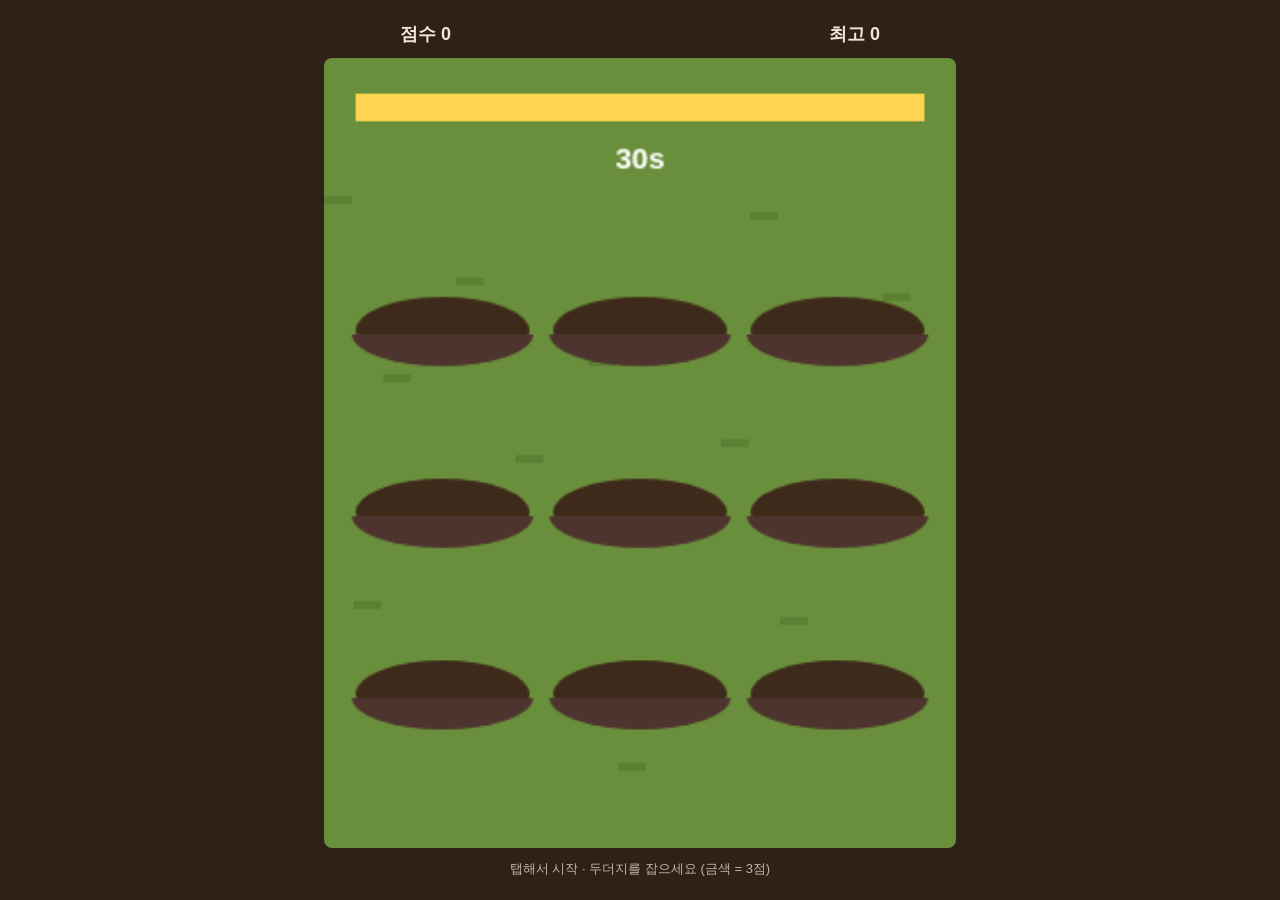
<file: app/src/main/assets/games/moles/index.html>
<!doctype html>
<html lang="ko">
<head>
<meta charset="utf-8">
<meta name="viewport" content="width=device-width,initial-scale=1,maximum-scale=1,user-scalable=no">
<title>Whack-a-Mole</title>
<style>
  * { box-sizing: border-box; -webkit-tap-highlight-color: transparent; user-select: none; }
  html, body { margin: 0; height: 100%; background: #2e2118; color: #f3e5d8; font-family: sans-serif; overflow: hidden; touch-action: none; }
  #app { height: 100%; display: flex; flex-direction: column; align-items: center; justify-content: center; gap: 12px; padding: 12px; }
  .bar { width: 100%; max-width: 480px; display: flex; justify-content: space-between; font-size: 18px; font-weight: 700; }
  canvas { border-radius: 8px; touch-action: none; }
  .hint { font-size: 13px; opacity: .75; text-align: center; min-height: 18px; }
</style>
</head>
<body>
<div id="app">
  <div class="bar"><span><span data-en="Score">점수</span> <span id="score">0</span></span><span><span data-en="Best">최고</span> <span id="best">0</span></span></div>
  <canvas id="c"></canvas>
  <div class="hint" id="hint" data-en="Tap to start · whack the moles (gold = 3 points)">탭해서 시작 · 두더지를 잡으세요 (금색 = 3점)</div>
</div>
<script>
  var EN = /[?&]lang=en/.test(location.search);
  function T(ko, en) { return EN ? en : ko; }
  if (EN) { document.documentElement.lang = 'en'; Array.prototype.forEach.call(document.querySelectorAll('[data-en]'), function (el) { el.textContent = el.getAttribute('data-en'); }); }
(function () {
  var W = 320, H = 400, TOTAL = 30000;
  var c = document.getElementById('c'), ctx = c.getContext('2d');
  var scoreEl = document.getElementById('score'), bestEl = document.getElementById('best'), hint = document.getElementById('hint');
  c.width = W; c.height = H;
  var best = 0;
  try { if (window.Native) best = Native.getBest() | 0; } catch (e) {}
  bestEl.textContent = best;

  var holes = [];
  for (var j = 0; j < 3; j++) for (var i = 0; i < 3; i++) holes.push({ x: 60 + i * 100, y: 130 + j * 92, mole: null });
  var state = 'idle', score = 0, elapsed = 0, spawnIn = 0, last = 0, overAt = 0, pops = [];

  function fit() {
    var s = Math.min((window.innerWidth - 24) / W, (window.innerHeight - 110) / H);
    c.style.width = Math.floor(W * s) + 'px'; c.style.height = Math.floor(H * s) + 'px';
  }
  function reset() {
    score = 0; elapsed = 0; spawnIn = 400; pops = []; scoreEl.textContent = 0;
    holes.forEach(function (h) { h.mole = null; });
  }
  function spawn() {
    var free = holes.filter(function (h) { return !h.mole; });
    if (!free.length) return;
    var h = free[Math.floor(Math.random() * free.length)], p = elapsed / TOTAL;
    h.mole = { t: 0, life: 950 - p * 450, gold: Math.random() < 0.12, hit: 0 };
  }
  function step(dt) {
    elapsed += dt;
    if (elapsed >= TOTAL) { elapsed = TOTAL; return finish(); }
    spawnIn -= dt;
    if (spawnIn <= 0) { spawn(); spawnIn = 720 - (elapsed / TOTAL) * 380 + Math.random() * 160; }
    holes.forEach(function (h) {
      var m = h.mole; if (!m) return;
      m.t += dt;
      if (m.hit) { m.hit += dt; if (m.hit > 220) h.mole = null; }
      else if (m.t > m.life) h.mole = null;
    });
    pops = pops.filter(function (p) { p.t += dt; return p.t < 600; });
  }
  function finish() {
    state = 'over'; overAt = performance.now();
    hint.textContent = T('시간 종료! 점수 ', "Time's up! Score ") + score + T(' · 탭해서 다시 시작', ' · tap to restart');
    if (score > best) { best = score; bestEl.textContent = best; }
    try { if (window.Native) Native.submitScore(score); } catch (e) {}
  }

  function drawMole(h, now) {
    var m = h.mole, f;
    if (m.hit) f = Math.max(0, 1 - (m.hit - 0) / 220);
    else f = Math.min(1, m.t / 130, (m.life - m.t) / 130);
    f = Math.max(0, Math.min(1, f));
    ctx.save();
    ctx.beginPath(); ctx.rect(h.x - 60, h.y - 90, 120, 96); ctx.clip();
    var cy = h.y + 34 - 62 * f;
    ctx.fillStyle = m.gold ? '#ffca28' : '#8d6e63';
    ctx.beginPath(); ctx.arc(h.x, cy, 31, 0, Math.PI * 2); ctx.fill();
    ctx.fillStyle = m.gold ? '#fff3c4' : '#d7b9a4'; ctx.beginPath(); ctx.ellipse(h.x, cy + 10, 17, 12, 0, 0, Math.PI * 2); ctx.fill();
    ctx.fillStyle = '#222';
    if (m.hit) { ctx.font = 'bold 15px sans-serif'; ctx.textAlign = 'center'; ctx.fillText('x  x', h.x, cy - 6); }
    else { ctx.beginPath(); ctx.arc(h.x - 11, cy - 7, 4, 0, Math.PI * 2); ctx.arc(h.x + 11, cy - 7, 4, 0, Math.PI * 2); ctx.fill(); }
    ctx.fillStyle = '#e57373'; ctx.beginPath(); ctx.arc(h.x, cy + 3, 5, 0, Math.PI * 2); ctx.fill();
    ctx.restore();
  }
  function draw(now) {
    ctx.fillStyle = '#6a8f3c'; ctx.fillRect(0, 0, W, H);
    ctx.fillStyle = '#5b8033'; for (var i = 0; i < 14; i++) ctx.fillRect((i * 67) % W, 70 + (i * 41) % (H - 80), 14, 4);
    ctx.fillStyle = 'rgba(0,0,0,.35)'; ctx.fillRect(16, 18, W - 32, 14);
    ctx.fillStyle = elapsed > TOTAL * 0.8 ? '#ef5350' : '#ffd54f';
    ctx.fillRect(16, 18, (W - 32) * (1 - elapsed / TOTAL), 14);
    ctx.fillStyle = '#fff'; ctx.font = 'bold 15px sans-serif'; ctx.textAlign = 'center';
    ctx.fillText(Math.ceil((TOTAL - elapsed) / 1000) + 's', W / 2, 56);
    holes.forEach(function (h) {
      ctx.fillStyle = '#3e2a1b'; ctx.beginPath(); ctx.ellipse(h.x, h.y + 8, 44, 17, 0, 0, Math.PI * 2); ctx.fill();
      if (h.mole) drawMole(h, now);
      ctx.fillStyle = '#4e342e'; ctx.beginPath(); ctx.ellipse(h.x, h.y + 10, 46, 16, 0, 0, Math.PI); ctx.fill();
    });
    pops.forEach(function (p) {
      ctx.globalAlpha = 1 - p.t / 600; ctx.fillStyle = '#fff'; ctx.font = 'bold 22px sans-serif'; ctx.textAlign = 'center';
      ctx.fillText('+' + p.v, p.x, p.y - p.t / 12); ctx.globalAlpha = 1;
    });
    if (state === 'over' || state === 'paused') { ctx.fillStyle = 'rgba(0,0,0,.4)'; ctx.fillRect(0, 0, W, H); }
  }

  function frame(now) {
    requestAnimationFrame(frame);
    var dt = Math.min(80, now - last); last = now;
    if (state === 'play') step(dt);
    draw(now);
  }

  document.addEventListener('pointerdown', function (e) {
    if (state === 'idle') { reset(); state = 'play'; hint.textContent = ''; return; }
    if (state === 'paused') { state = 'play'; hint.textContent = ''; return; }
    if (state === 'over') { if (performance.now() - overAt > 450) { reset(); state = 'idle'; hint.textContent = T('탭해서 시작', 'Tap to start'); } return; }
    var r = c.getBoundingClientRect(), x = (e.clientX - r.left) * W / r.width, y = (e.clientY - r.top) * H / r.height;
    for (var i = 0; i < holes.length; i++) {
      var h = holes[i], m = h.mole;
      if (m && !m.hit && Math.abs(x - h.x) < 46 && y > h.y - 62 && y < h.y + 24) {
        m.hit = 1; var v = m.gold ? 3 : 1; score += v; scoreEl.textContent = score; pops.push({ x: h.x, y: h.y - 40, v: v, t: 0 });
        return;
      }
    }
  });
  document.addEventListener('visibilitychange', function () { if (document.hidden && state === 'play') { state = 'paused'; hint.textContent = T('일시정지 · 탭해서 계속', 'Paused · tap to continue'); } });
  window.addEventListener('resize', fit);
  reset(); fit(); requestAnimationFrame(frame);
})();
</script>
</body>
</html>
</file>
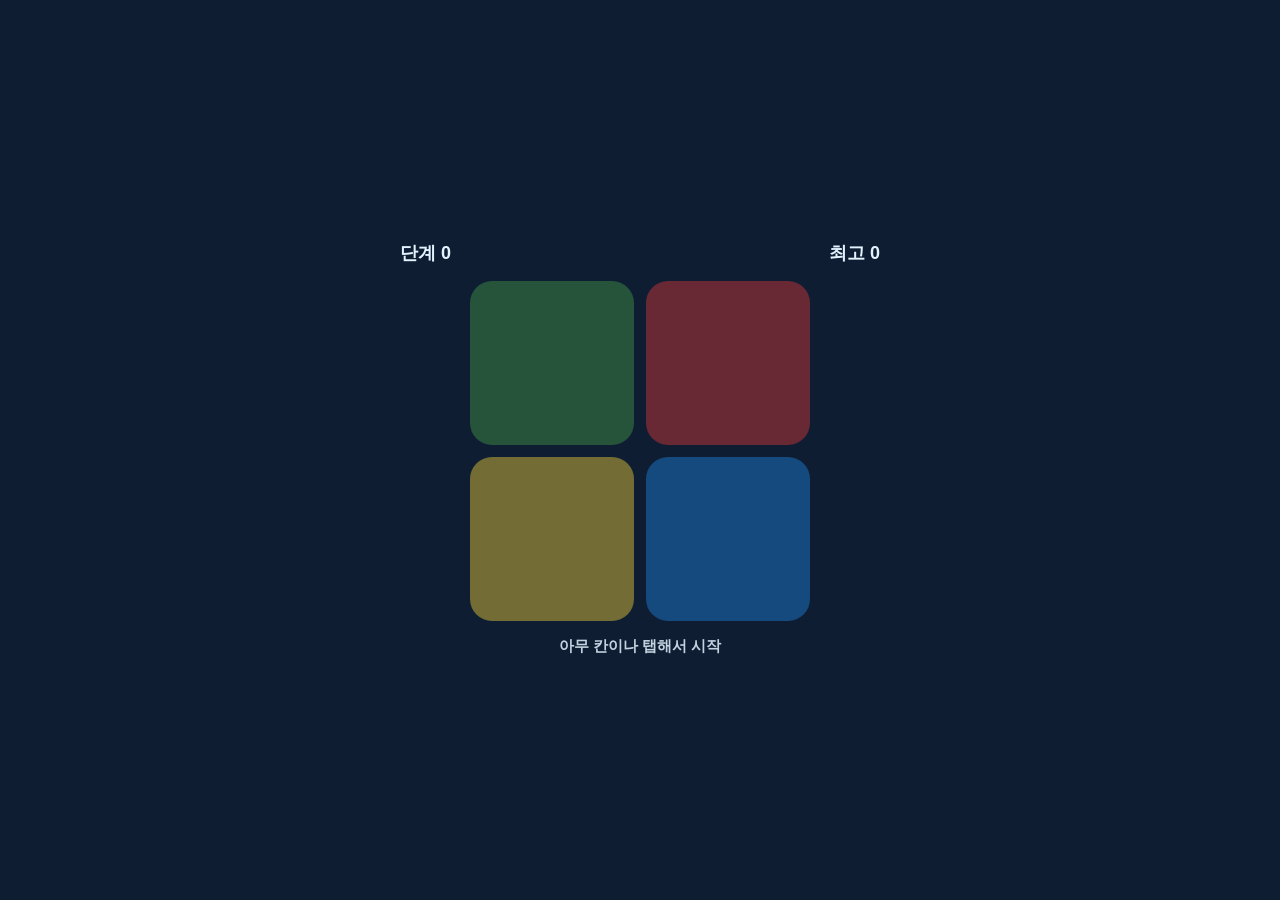
<file: app/src/main/assets/games/simon/index.html>
<!doctype html>
<html lang="ko">
<head>
<meta charset="utf-8">
<meta name="viewport" content="width=device-width,initial-scale=1,maximum-scale=1,user-scalable=no">
<title>Memory Pads</title>
<style>
  * { box-sizing: border-box; -webkit-tap-highlight-color: transparent; user-select: none; }
  html, body { margin: 0; height: 100%; background: #0f1d33; color: #e3f2fd; font-family: sans-serif; overflow: hidden; touch-action: none; }
  #app { height: 100%; display: flex; flex-direction: column; align-items: center; justify-content: center; gap: 16px; padding: 12px; }
  .bar { width: 100%; max-width: 480px; display: flex; justify-content: space-between; font-size: 18px; font-weight: 700; }
  #pads { width: min(86vw, 62vh, 340px); aspect-ratio: 1; display: grid; grid-template-columns: 1fr 1fr; gap: 12px; }
  .pad { border-radius: 22px; opacity: .42; transition: opacity .08s, transform .08s; touch-action: none; }
  .pad.on { opacity: 1; transform: scale(.97); filter: brightness(1.25); }
  .hint { font-size: 15px; font-weight: 600; opacity: .85; text-align: center; min-height: 22px; }
</style>
</head>
<body>
<div id="app">
  <div class="bar"><span><span data-en="Round">단계</span> <span id="score">0</span></span><span><span data-en="Best">최고</span> <span id="best">0</span></span></div>
  <div id="pads">
    <div class="pad" data-i="0" style="background:#43a047"></div>
    <div class="pad" data-i="1" style="background:#e53935"></div>
    <div class="pad" data-i="2" style="background:#fdd835"></div>
    <div class="pad" data-i="3" style="background:#1e88e5"></div>
  </div>
  <div class="hint" id="hint" data-en="Tap any pad to start">아무 칸이나 탭해서 시작</div>
</div>
<script>
  var EN = /[?&]lang=en/.test(location.search);
  function T(ko, en) { return EN ? en : ko; }
  if (EN) { document.documentElement.lang = 'en'; Array.prototype.forEach.call(document.querySelectorAll('[data-en]'), function (el) { el.textContent = el.getAttribute('data-en'); }); }
(function () {
  var pads = Array.prototype.slice.call(document.querySelectorAll('.pad'));
  var scoreEl = document.getElementById('score'), bestEl = document.getElementById('best'), hint = document.getElementById('hint');
  var FREQ = [329.6, 261.6, 220, 164.8];
  var best = 0;
  try { if (window.Native) best = Native.getBest() | 0; } catch (e) {}
  bestEl.textContent = best;

  var state = 'idle', seq = [], pos = 0, score = 0, timers = [], audio = null;

  function beep(i, ms) {
    try {
      audio = audio || new (window.AudioContext || window.webkitAudioContext)();
      var o = audio.createOscillator(), g = audio.createGain();
      o.type = 'sine'; o.frequency.value = FREQ[i]; g.gain.value = 0.18;
      o.connect(g); g.connect(audio.destination);
      o.start(); g.gain.setTargetAtTime(0, audio.currentTime + ms / 1000 - 0.04, 0.02); o.stop(audio.currentTime + ms / 1000);
    } catch (e) {}
  }
  function light(i, ms) {
    pads[i].classList.add('on'); beep(i, ms);
    later(function () { pads[i].classList.remove('on'); }, ms);
  }
  function later(fn, ms) { var id = setTimeout(fn, ms); timers.push(id); return id; }
  function clearTimers() { timers.forEach(clearTimeout); timers = []; pads.forEach(function (p) { p.classList.remove('on'); }); }

  function round() {
    seq.push(Math.floor(Math.random() * 4)); state = 'show'; pos = 0;
    hint.textContent = T('잘 보세요…', 'Watch…');
    var gap = Math.max(260, 620 - seq.length * 18), dur = Math.max(160, gap - 130);
    seq.forEach(function (p, k) { later(function () { light(p, dur); }, 600 + k * gap); });
    later(function () { state = 'input'; hint.textContent = T('따라 누르세요', 'Your turn'); }, 600 + seq.length * gap + 100);
  }
  function start() { clearTimers(); seq = []; score = 0; scoreEl.textContent = 0; round(); }

  function fail() {
    state = 'over';
    hint.textContent = T('틀렸어요 · ', 'Wrong · ') + score + T('단계 · 탭해서 다시 시작', ' rounds · tap to restart');
    if (score > best) { best = score; bestEl.textContent = best; }
    try { if (window.Native) Native.submitScore(score); } catch (e) {}
  }

  pads.forEach(function (p) {
    p.addEventListener('pointerdown', function (e) {
      e.preventDefault();
      var i = +p.getAttribute('data-i');
      if (state === 'idle' || state === 'over') { start(); return; }
      if (state !== 'input') return;
      light(i, 220);
      if (i !== seq[pos]) { fail(); return; }
      pos++;
      if (pos === seq.length) {
        score = seq.length; scoreEl.textContent = score; state = 'wait';
        hint.textContent = T('좋아요!', 'Nice!');
        later(round, 800);
      }
    });
  });
  document.addEventListener('visibilitychange', function () { if (document.hidden && (state === 'show' || state === 'wait')) { clearTimers(); state = 'idle'; seq = []; hint.textContent = T('아무 칸이나 탭해서 시작', 'Tap any pad to start'); } });
})();
</script>
</body>
</html>
</file>
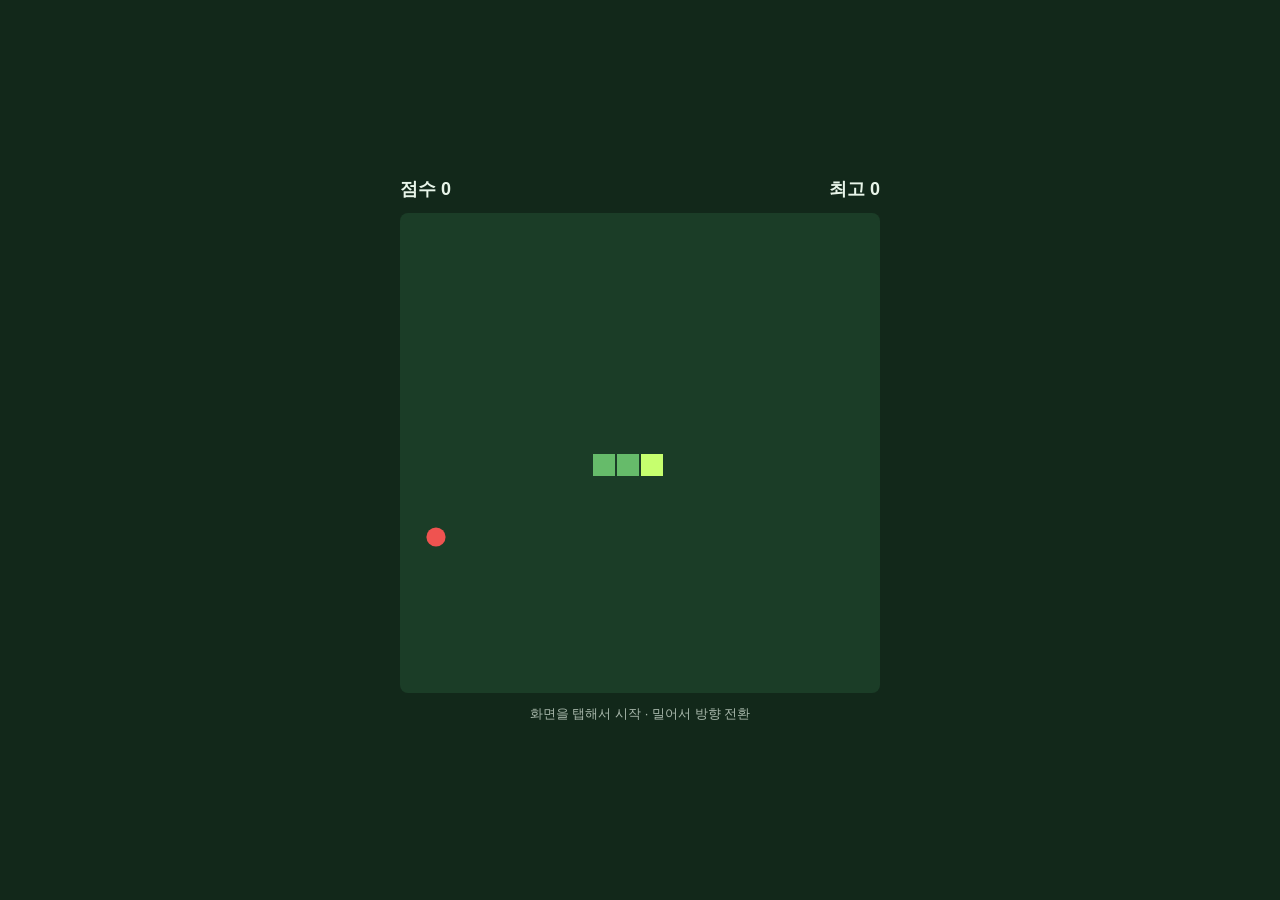
<file: app/src/main/assets/games/snake/index.html>
<!doctype html>
<html lang="ko">
<head>
<meta charset="utf-8">
<meta name="viewport" content="width=device-width,initial-scale=1,maximum-scale=1,user-scalable=no">
<title>Snake</title>
<style>
  * { box-sizing: border-box; -webkit-tap-highlight-color: transparent; }
  html, body { margin: 0; height: 100%; background: #12281a; color: #e8f5e9; font-family: sans-serif; overflow: hidden; touch-action: none; }
  #app { height: 100%; display: flex; flex-direction: column; align-items: center; justify-content: center; gap: 12px; padding: 12px; }
  .bar { width: 100%; max-width: 480px; display: flex; justify-content: space-between; font-size: 18px; font-weight: 700; }
  canvas { background: #1b3d27; border-radius: 8px; max-width: 100%; touch-action: none; }
  .hint { font-size: 13px; opacity: .7; text-align: center; min-height: 18px; }
</style>
</head>
<body>
<div id="app">
  <div class="bar"><span><span data-en="Score">점수</span> <span id="score">0</span></span><span><span data-en="Best">최고</span> <span id="best">0</span></span></div>
  <canvas id="c"></canvas>
  <div class="hint" id="hint" data-en="Tap to start · swipe to turn">화면을 탭해서 시작 · 밀어서 방향 전환</div>
</div>
<script>
  var EN = /[?&]lang=en/.test(location.search);
  function T(ko, en) { return EN ? en : ko; }
  if (EN) { document.documentElement.lang = 'en'; Array.prototype.forEach.call(document.querySelectorAll('[data-en]'), function (el) { el.textContent = el.getAttribute('data-en'); }); }
(function () {
  var COLS = 20, ROWS = 20;
  var canvas = document.getElementById('c'), ctx = canvas.getContext('2d');
  var scoreEl = document.getElementById('score'), bestEl = document.getElementById('best'), hint = document.getElementById('hint');
  var cell, snake, dir, nextDir, apple, score, best = 0, running = false, dead = false, timer = null, delay;

  try { if (window.Native) best = Native.getBest() | 0; } catch (e) {}
  bestEl.textContent = best;

  function resize() {
    var size = Math.floor(Math.min(window.innerWidth - 24, window.innerHeight - 120, 480));
    cell = Math.floor(size / COLS);
    canvas.width = cell * COLS; canvas.height = cell * ROWS;
    draw();
  }

  // The game is kept paused where it was left (stored by the app through the Native bridge).
  var ticks = 0;
  function save() {
    try {
      if (!window.Native || !snake) return;
      if (dead) Native.clearState();
      else Native.saveState(JSON.stringify({ snake: snake, dir: dir, nextDir: nextDir, apple: apple, score: score, delay: delay }));
    } catch (e) {}
  }
  function restore() {
    try {
      if (!window.Native) return false;
      var t = Native.loadState(); if (!t) return false;
      var o = JSON.parse(t);
      if (!o.snake || o.snake.length < 3 || !o.dir || !o.apple) return false;
      snake = o.snake; dir = o.dir; nextDir = o.nextDir || o.dir; apple = o.apple; score = o.score | 0; delay = o.delay || 140; dead = false;
      scoreEl.textContent = score; hint.textContent = T('이어하기 · 탭해서 계속', 'Resume · tap to continue');
      return true;
    } catch (e) { return false; }
  }

  function reset() {
    snake = [{ x: 10, y: 10 }, { x: 9, y: 10 }, { x: 8, y: 10 }];
    dir = { x: 1, y: 0 }; nextDir = dir; score = 0; delay = 140; dead = false;
    scoreEl.textContent = 0; placeApple();
  }

  function placeApple() {
    do { apple = { x: Math.floor(Math.random() * COLS), y: Math.floor(Math.random() * ROWS) }; }
    while (snake.some(function (s) { return s.x === apple.x && s.y === apple.y; }));
  }

  function start() {
    if (dead || !snake) reset();
    running = true; hint.textContent = '';
    clearTimeout(timer); tick();
  }

  function tick() {
    if (!running) return;
    dir = nextDir;
    var head = { x: snake[0].x + dir.x, y: snake[0].y + dir.y };
    var hitWall = head.x < 0 || head.y < 0 || head.x >= COLS || head.y >= ROWS;
    var hitSelf = snake.some(function (s) { return s.x === head.x && s.y === head.y; });
    if (hitWall || hitSelf) { gameOver(); return; }
    snake.unshift(head);
    if (head.x === apple.x && head.y === apple.y) {
      score++; scoreEl.textContent = score; delay = Math.max(60, delay - 3); placeApple();
    } else snake.pop();
    draw();
    if (++ticks % 4 === 0) save();
    timer = setTimeout(tick, delay);
  }

  function gameOver() {
    running = false; dead = true; draw();
    hint.textContent = T('게임 오버 · 점수 ', 'Game over · Score ') + score + T(' · 탭해서 다시 시작', ' · tap to restart');
    if (score > best) { best = score; bestEl.textContent = best; }
    try { if (window.Native) Native.submitScore(score); } catch (e) {}
    save();
  }

  function draw() {
    ctx.clearRect(0, 0, canvas.width, canvas.height);
    if (!snake) return;
    ctx.fillStyle = '#ef5350';
    ctx.beginPath(); ctx.arc((apple.x + .5) * cell, (apple.y + .5) * cell, cell * .4, 0, Math.PI * 2); ctx.fill();
    snake.forEach(function (s, i) {
      ctx.fillStyle = i === 0 ? '#c6ff6e' : '#66bb6a';
      ctx.fillRect(s.x * cell + 1, s.y * cell + 1, cell - 2, cell - 2);
    });
    if (dead) { ctx.fillStyle = 'rgba(0,0,0,.45)'; ctx.fillRect(0, 0, canvas.width, canvas.height); }
  }

  function turn(x, y) {
    if (x === -dir.x && y === -dir.y) return; // no instant reverse
    nextDir = { x: x, y: y };
  }

  var sx, sy;
  document.addEventListener('touchstart', function (e) { sx = e.touches[0].clientX; sy = e.touches[0].clientY; }, { passive: true });
  document.addEventListener('touchend', function (e) {
    if (sx == null) return;
    var dx = e.changedTouches[0].clientX - sx, dy = e.changedTouches[0].clientY - sy;
    sx = null;
    if (Math.max(Math.abs(dx), Math.abs(dy)) < 20) { if (!running) start(); return; }
    if (!running) start();
    if (Math.abs(dx) > Math.abs(dy)) turn(dx > 0 ? 1 : -1, 0); else turn(0, dy > 0 ? 1 : -1);
  }, { passive: true });
  document.addEventListener('keydown', function (e) {
    var m = { ArrowLeft: [-1, 0], ArrowRight: [1, 0], ArrowUp: [0, -1], ArrowDown: [0, 1] }[e.key];
    if (!m) return;
    e.preventDefault(); if (!running) start(); turn(m[0], m[1]);
  });
  document.addEventListener('visibilitychange', function () { if (document.hidden && running) { running = false; hint.textContent = T('일시정지 · 탭해서 계속', 'Paused · tap to continue'); save(); } });
  window.addEventListener('resize', resize);

  if (!restore()) reset();
  resize();
})();
</script>
</body>
</html>
</file>
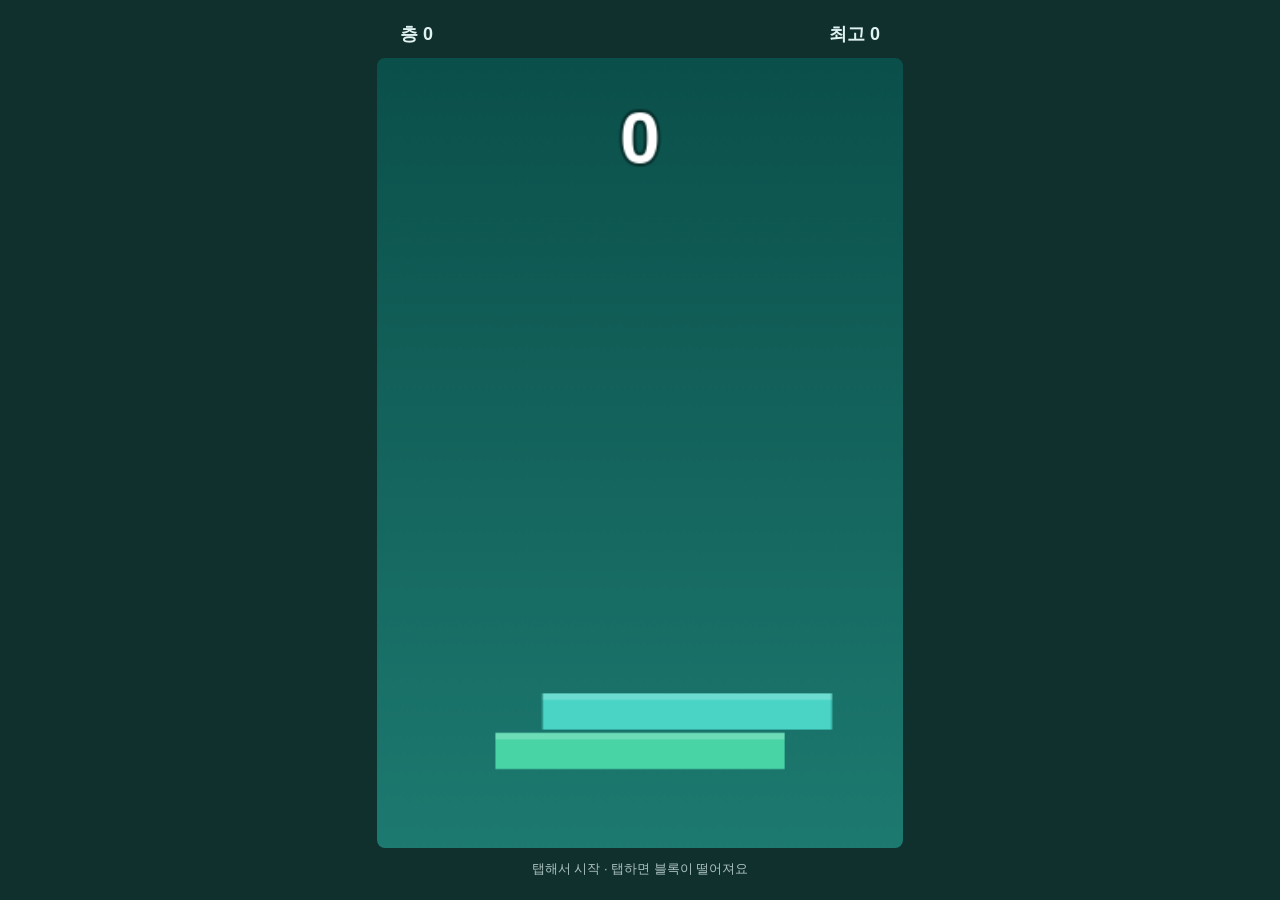
<file: app/src/main/assets/games/stack/index.html>
<!doctype html>
<html lang="ko">
<head>
<meta charset="utf-8">
<meta name="viewport" content="width=device-width,initial-scale=1,maximum-scale=1,user-scalable=no">
<title>Stack</title>
<style>
  * { box-sizing: border-box; -webkit-tap-highlight-color: transparent; user-select: none; }
  html, body { margin: 0; height: 100%; background: #10302d; color: #e0f2f1; font-family: sans-serif; overflow: hidden; touch-action: none; }
  #app { height: 100%; display: flex; flex-direction: column; align-items: center; justify-content: center; gap: 12px; padding: 12px; }
  .bar { width: 100%; max-width: 480px; display: flex; justify-content: space-between; font-size: 18px; font-weight: 700; }
  canvas { border-radius: 8px; touch-action: none; }
  .hint { font-size: 13px; opacity: .75; text-align: center; min-height: 18px; }
</style>
</head>
<body>
<div id="app">
  <div class="bar"><span><span data-en="Floors">층</span> <span id="score">0</span></span><span><span data-en="Best">최고</span> <span id="best">0</span></span></div>
  <canvas id="c"></canvas>
  <div class="hint" id="hint" data-en="Tap to start · tap to drop the block">탭해서 시작 · 탭하면 블록이 떨어져요</div>
</div>
<script>
  var EN = /[?&]lang=en/.test(location.search);
  function T(ko, en) { return EN ? en : ko; }
  if (EN) { document.documentElement.lang = 'en'; Array.prototype.forEach.call(document.querySelectorAll('[data-en]'), function (el) { el.textContent = el.getAttribute('data-en'); }); }
(function () {
  var W = 320, H = 480, BH = 24, BASE_W = 176, BASE_Y = H - 70;
  var c = document.getElementById('c'), ctx = c.getContext('2d');
  var scoreEl = document.getElementById('score'), bestEl = document.getElementById('best'), hint = document.getElementById('hint');
  c.width = W; c.height = H;
  var best = 0;
  try { if (window.Native) best = Native.getBest() | 0; } catch (e) {}
  bestEl.textContent = best;

  var state = 'idle', blocks, cur, score, speed, cam = 0, last = 0, overAt = 0, falling = null, flash = 0;

  function fit() {
    var s = Math.min((window.innerWidth - 24) / W, (window.innerHeight - 110) / H);
    c.style.width = Math.floor(W * s) + 'px'; c.style.height = Math.floor(H * s) + 'px';
  }
  function color(i) { return 'hsl(' + ((i * 14 + 160) % 360) + ',62%,56%)'; }
  function newCur() {
    var top = blocks[blocks.length - 1], fromLeft = blocks.length % 2 === 0;
    cur = { w: top.w, x: fromLeft ? -top.w + 20 : W - 20, dir: fromLeft ? 1 : -1 };
  }
  function reset() {
    blocks = [{ x: (W - BASE_W) / 2, w: BASE_W }]; score = 0; speed = 2.4; cam = 0; falling = null; flash = 0;
    scoreEl.textContent = 0; newCur();
  }
  function drop() {
    var top = blocks[blocks.length - 1];
    var l = Math.max(cur.x, top.x), r = Math.min(cur.x + cur.w, top.x + top.w), ow = r - l;
    if (ow <= 0) { falling = { x: cur.x, w: cur.w, y: 0, i: blocks.length }; return die(); }
    if (Math.abs(cur.x - top.x) < 5) { blocks.push({ x: top.x, w: top.w }); flash = 1; }
    else {
      falling = cur.x < top.x ? { x: cur.x, w: top.x - cur.x, y: 0, i: blocks.length } : { x: top.x + top.w, w: cur.x + cur.w - (top.x + top.w), y: 0, i: blocks.length };
      blocks.push({ x: l, w: ow });
    }
    score++; scoreEl.textContent = score; speed = Math.min(6.2, 2.4 + score * 0.09);
    newCur();
  }
  function die() {
    state = 'over'; overAt = performance.now();
    hint.textContent = T('게임 오버 · ', 'Game over · ') + score + T('층 · 탭해서 다시 시작', (score === 1 ? ' floor' : ' floors') + ' · tap to restart');
    if (score > best) { best = score; bestEl.textContent = best; }
    try { if (window.Native) Native.submitScore(score); } catch (e) {}
  }

  function step(dt) {
    cur.x += cur.dir * speed * dt;
    if (cur.x < -cur.w * 0.5) { cur.x = -cur.w * 0.5; cur.dir = 1; }
    if (cur.x > W - cur.w * 0.5) { cur.x = W - cur.w * 0.5; cur.dir = -1; }
  }
  function draw(dt) {
    var target = Math.max(0, (blocks.length - 6) * BH);
    cam += (target - cam) * Math.min(1, 0.12 * dt);
    var g = ctx.createLinearGradient(0, 0, 0, H);
    g.addColorStop(0, '#0b4f4a'); g.addColorStop(1, '#1d7a70');
    ctx.fillStyle = g; ctx.fillRect(0, 0, W, H);
    blocks.forEach(function (b, i) {
      var y = BASE_Y - i * BH + cam;
      if (y > H || y < -BH) return;
      ctx.fillStyle = color(i); ctx.fillRect(b.x, y, b.w, BH - 2);
      ctx.fillStyle = 'rgba(255,255,255,.2)'; ctx.fillRect(b.x, y, b.w, 4);
    });
    if (state !== 'over' || falling) {
      if (state !== 'over') {
        var cy = BASE_Y - blocks.length * BH + cam;
        ctx.fillStyle = color(blocks.length); ctx.fillRect(cur.x, cy, cur.w, BH - 2);
        ctx.fillStyle = 'rgba(255,255,255,.2)'; ctx.fillRect(cur.x, cy, cur.w, 4);
      }
    }
    if (falling) {
      falling.y += 5 * dt;
      var fy = BASE_Y - (falling.i) * BH + cam + falling.y;
      ctx.globalAlpha = Math.max(0, 1 - falling.y / 260);
      ctx.fillStyle = color(falling.i); ctx.fillRect(falling.x, fy, falling.w, BH - 2); ctx.globalAlpha = 1;
      if (falling.y > 300) falling = null;
    }
    if (flash > 0) { ctx.fillStyle = 'rgba(255,255,255,' + (flash * 0.25) + ')'; ctx.fillRect(0, 0, W, H); flash -= 0.06 * dt; }
    ctx.fillStyle = '#fff'; ctx.strokeStyle = 'rgba(0,0,0,.4)'; ctx.lineWidth = 4; ctx.font = 'bold 44px sans-serif'; ctx.textAlign = 'center';
    ctx.strokeText(score, W / 2, 64); ctx.fillText(score, W / 2, 64);
    if (state === 'over' || state === 'paused') { ctx.fillStyle = 'rgba(0,0,0,.3)'; ctx.fillRect(0, 0, W, H); }
  }

  function frame(now) {
    requestAnimationFrame(frame);
    var dt = Math.min(2.5, (now - last) / 16.667); last = now;
    if (state === 'play') step(dt);
    else if (state === 'idle') { cur.x = (W - cur.w) / 2 + Math.sin(now / 400) * 70; }
    draw(dt);
  }

  document.addEventListener('pointerdown', function () {
    if (state === 'idle') { state = 'play'; hint.textContent = ''; }
    else if (state === 'paused') { state = 'play'; hint.textContent = ''; }
    else if (state === 'play') drop();
    else if (state === 'over' && performance.now() - overAt > 450) { reset(); state = 'idle'; hint.textContent = T('탭해서 시작', 'Tap to start'); }
  });
  document.addEventListener('visibilitychange', function () { if (document.hidden && state === 'play') { state = 'paused'; hint.textContent = T('일시정지 · 탭해서 계속', 'Paused · tap to continue'); } });
  window.addEventListener('resize', fit);
  reset(); fit(); requestAnimationFrame(frame);
})();
</script>
</body>
</html>
</file>
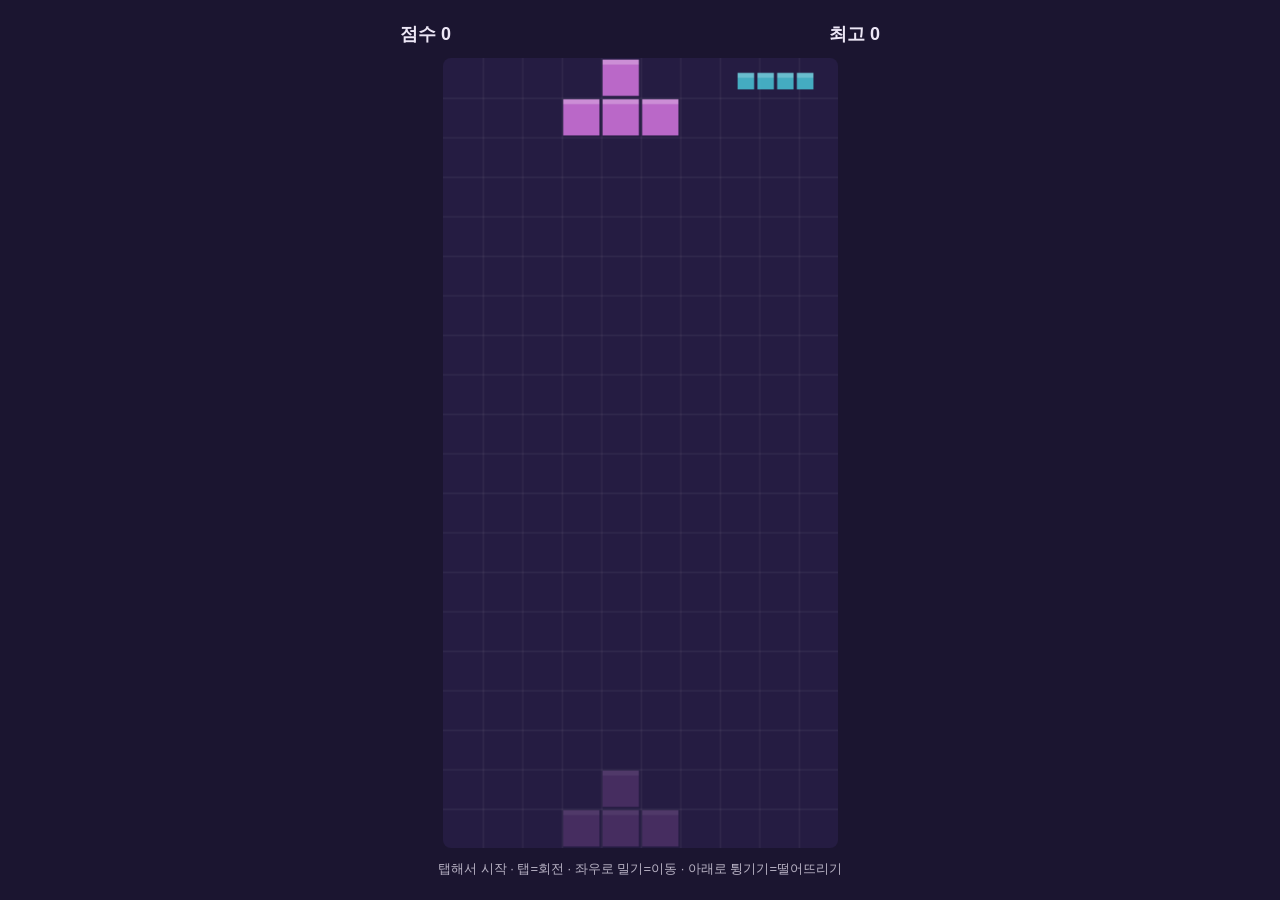
<file: app/src/main/assets/games/tetris/index.html>
<!doctype html>
<html lang="ko">
<head>
<meta charset="utf-8">
<meta name="viewport" content="width=device-width,initial-scale=1,maximum-scale=1,user-scalable=no">
<title>Blocks</title>
<style>
  * { box-sizing: border-box; -webkit-tap-highlight-color: transparent; user-select: none; }
  html, body { margin: 0; height: 100%; background: #1b1530; color: #ede7f6; font-family: sans-serif; overflow: hidden; touch-action: none; }
  #app { height: 100%; display: flex; flex-direction: column; align-items: center; justify-content: center; gap: 12px; padding: 12px; }
  .bar { width: 100%; max-width: 480px; display: flex; justify-content: space-between; font-size: 18px; font-weight: 700; }
  canvas { border-radius: 8px; touch-action: none; }
  .hint { font-size: 13px; opacity: .75; text-align: center; min-height: 18px; }
</style>
</head>
<body>
<div id="app">
  <div class="bar"><span><span data-en="Score">점수</span> <span id="score">0</span></span><span><span data-en="Best">최고</span> <span id="best">0</span></span></div>
  <canvas id="c"></canvas>
  <div class="hint" id="hint" data-en="Tap to start · tap rotates · drag moves · flick down drops">탭해서 시작 · 탭=회전 · 좌우로 밀기=이동 · 아래로 튕기기=떨어뜨리기</div>
</div>
<script>
  var EN = /[?&]lang=en/.test(location.search);
  function T(ko, en) { return EN ? en : ko; }
  if (EN) { document.documentElement.lang = 'en'; Array.prototype.forEach.call(document.querySelectorAll('[data-en]'), function (el) { el.textContent = el.getAttribute('data-en'); }); }
(function () {
  var COLS = 10, ROWS = 20, CS = 24, W = COLS * CS, H = ROWS * CS;
  var SHAPES = {
    I: [[1, 1, 1, 1]], O: [[1, 1], [1, 1]], T: [[0, 1, 0], [1, 1, 1]], S: [[0, 1, 1], [1, 1, 0]],
    Z: [[1, 1, 0], [0, 1, 1]], J: [[1, 0, 0], [1, 1, 1]], L: [[0, 0, 1], [1, 1, 1]]
  };
  var COLORS = { I: '#4dd0e1', O: '#ffd54f', T: '#ba68c8', S: '#81c784', Z: '#e57373', J: '#64b5f6', L: '#ffb74d' };
  var KEYS = Object.keys(SHAPES), POINTS = [0, 100, 300, 500, 800];
  var c = document.getElementById('c'), ctx = c.getContext('2d');
  var scoreEl = document.getElementById('score'), bestEl = document.getElementById('best'), hint = document.getElementById('hint');
  c.width = W; c.height = H;
  var best = 0;
  try { if (window.Native) best = Native.getBest() | 0; } catch (e) {}
  bestEl.textContent = best;

  var grid, cur, next, score, lines, level, state = 'idle', acc = 0, last = 0, overAt = 0;

  function fit() {
    var s = Math.min((window.innerWidth - 24) / W, (window.innerHeight - 110) / H);
    c.style.width = Math.floor(W * s) + 'px'; c.style.height = Math.floor(H * s) + 'px';
  }
  function cellPx() { return c.getBoundingClientRect().width / COLS; }

  function newGrid() { var g = []; for (var r = 0; r < ROWS; r++) { var row = []; for (var q = 0; q < COLS; q++) row.push(0); g.push(row); } return g; }
  function make() { var k = KEYS[Math.floor(Math.random() * KEYS.length)]; return { k: k, m: SHAPES[k].map(function (r) { return r.slice(); }), x: 0, y: 0 }; }
  function collide(m, x, y) {
    for (var r = 0; r < m.length; r++) for (var q = 0; q < m[r].length; q++) {
      if (!m[r][q]) continue;
      var nx = x + q, ny = y + r;
      if (nx < 0 || nx >= COLS || ny >= ROWS) return true;
      if (ny >= 0 && grid[ny][nx]) return true;
    }
    return false;
  }
  function spawn() {
    cur = next || make(); next = make();
    cur.x = Math.floor((COLS - cur.m[0].length) / 2); cur.y = 0;
    if (collide(cur.m, cur.x, cur.y)) gameOver();
  }
  function reset() {
    grid = newGrid(); score = 0; lines = 0; level = 1; acc = 0; next = null;
    scoreEl.textContent = 0; spawn();
  }
  function rotate() {
    var m = cur.m, h = m.length, w = m[0].length, n = [];
    for (var r = 0; r < w; r++) { n.push([]); for (var q = 0; q < h; q++) n[r].push(m[h - 1 - q][r]); }
    var kicks = [0, -1, 1, -2, 2];
    for (var i = 0; i < kicks.length; i++) {
      if (!collide(n, cur.x + kicks[i], cur.y)) { cur.m = n; cur.x += kicks[i]; return; }
    }
  }
  function move(dx) { if (!collide(cur.m, cur.x + dx, cur.y)) cur.x += dx; }
  function down() {
    if (!collide(cur.m, cur.x, cur.y + 1)) { cur.y++; return true; }
    lock(); return false;
  }
  function hardDrop() { var n = 0; while (!collide(cur.m, cur.x, cur.y + 1)) { cur.y++; n++; } score += n * 2; scoreEl.textContent = score; lock(); }
  function lock() {
    for (var r = 0; r < cur.m.length; r++) for (var q = 0; q < cur.m[r].length; q++) {
      if (cur.m[r][q] && cur.y + r >= 0) grid[cur.y + r][cur.x + q] = cur.k;
    }
    var cleared = 0;
    for (var y = ROWS - 1; y >= 0; y--) {
      if (grid[y].every(function (v) { return v; })) { grid.splice(y, 1); var row = []; for (var i = 0; i < COLS; i++) row.push(0); grid.unshift(row); cleared++; y++; }
    }
    if (cleared) {
      score += POINTS[cleared] * level; lines += cleared; level = 1 + Math.floor(lines / 10);
      scoreEl.textContent = score;
    }
    spawn();
  }
  function gameOver() {
    state = 'over'; overAt = performance.now();
    hint.textContent = T('게임 오버 · 점수 ', 'Game over · Score ') + score + T(' · 탭해서 다시 시작', ' · tap to restart');
    if (score > best) { best = score; bestEl.textContent = best; }
    try { if (window.Native) Native.submitScore(score); } catch (e) {}
  }

  function block(x, y, color, size, alpha) {
    ctx.globalAlpha = alpha == null ? 1 : alpha;
    ctx.fillStyle = color; ctx.fillRect(x + 1, y + 1, size - 2, size - 2);
    ctx.fillStyle = 'rgba(255,255,255,.25)'; ctx.fillRect(x + 1, y + 1, size - 2, 3);
    ctx.globalAlpha = 1;
  }
  function draw() {
    ctx.fillStyle = '#251c42'; ctx.fillRect(0, 0, W, H);
    ctx.strokeStyle = 'rgba(255,255,255,.05)'; ctx.lineWidth = 1;
    for (var i = 1; i < COLS; i++) { ctx.beginPath(); ctx.moveTo(i * CS + .5, 0); ctx.lineTo(i * CS + .5, H); ctx.stroke(); }
    for (var j = 1; j < ROWS; j++) { ctx.beginPath(); ctx.moveTo(0, j * CS + .5); ctx.lineTo(W, j * CS + .5); ctx.stroke(); }
    for (var y = 0; y < ROWS; y++) for (var x = 0; x < COLS; x++) if (grid[y][x]) block(x * CS, y * CS, COLORS[grid[y][x]], CS);
    if (state !== 'idle' || cur) {
      var gy = cur.y; while (!collide(cur.m, cur.x, gy + 1)) gy++;
      cur.m.forEach(function (row, r) { row.forEach(function (v, q) {
        if (v) { block((cur.x + q) * CS, (gy + r) * CS, COLORS[cur.k], CS, .22); block((cur.x + q) * CS, (cur.y + r) * CS, COLORS[cur.k], CS); }
      }); });
      next.m.forEach(function (row, r) { row.forEach(function (v, q) { if (v) block(W - 62 + q * 12, 8 + r * 12, COLORS[next.k], 12, .8); }); });
    }
    if (state === 'over' || state === 'paused') { ctx.fillStyle = 'rgba(0,0,0,.45)'; ctx.fillRect(0, 0, W, H); }
  }

  function frame(now) {
    requestAnimationFrame(frame);
    var dt = Math.min(100, now - last); last = now;
    if (state === 'play') {
      acc += dt;
      var interval = Math.max(90, 800 - (level - 1) * 70);
      while (acc >= interval && state === 'play') { acc -= interval; down(); }
    }
    draw();
  }

  var sx, sy, lx, ly, st, tdx, tdy, moved, downAcc, active = false;
  document.addEventListener('pointerdown', function (e) {
    if (state === 'idle') { state = 'play'; hint.textContent = ''; return; }
    if (state === 'paused') { state = 'play'; hint.textContent = ''; return; }
    if (state === 'over') {
      if (performance.now() - overAt > 450) { reset(); state = 'idle'; hint.textContent = T('탭해서 시작', 'Tap to start'); }
      return;
    }
    active = true; sx = lx = e.clientX; sy = ly = e.clientY; st = performance.now(); tdx = 0; tdy = 0; moved = false; downAcc = 0;
  });
  document.addEventListener('pointermove', function (e) {
    if (!active || state !== 'play') return;
    var cp = cellPx(), dx = e.clientX - lx, dy = e.clientY - ly;
    if (Math.abs(e.clientX - sx) > 10 || Math.abs(e.clientY - sy) > 10) moved = true;
    if (Math.abs(dx) >= cp) { var n = Math.floor(Math.abs(dx) / cp); for (var i = 0; i < n; i++) move(dx > 0 ? 1 : -1); lx += (dx > 0 ? 1 : -1) * n * cp; }
    if (dy > 0) { downAcc += dy; while (downAcc >= cp) { downAcc -= cp; if (state === 'play') { down(); score++; scoreEl.textContent = score; } } }
    ly = e.clientY; tdx = e.clientX - sx; tdy = e.clientY - sy;
  });
  function release() {
    if (!active) return; active = false;
    if (state !== 'play') return;
    var dt = performance.now() - st;
    if (!moved && dt < 300) rotate();
    else if (tdy > 60 && dt < 260 && Math.abs(tdy) > Math.abs(tdx) * 1.5) hardDrop();
  }
  document.addEventListener('pointerup', release);
  document.addEventListener('pointercancel', function () { active = false; });
  document.addEventListener('visibilitychange', function () { if (document.hidden && state === 'play') { state = 'paused'; hint.textContent = T('일시정지 · 탭해서 계속', 'Paused · tap to continue'); } });
  window.addEventListener('resize', fit);
  reset(); fit(); requestAnimationFrame(frame);
})();
</script>
</body>
</html>
</file>
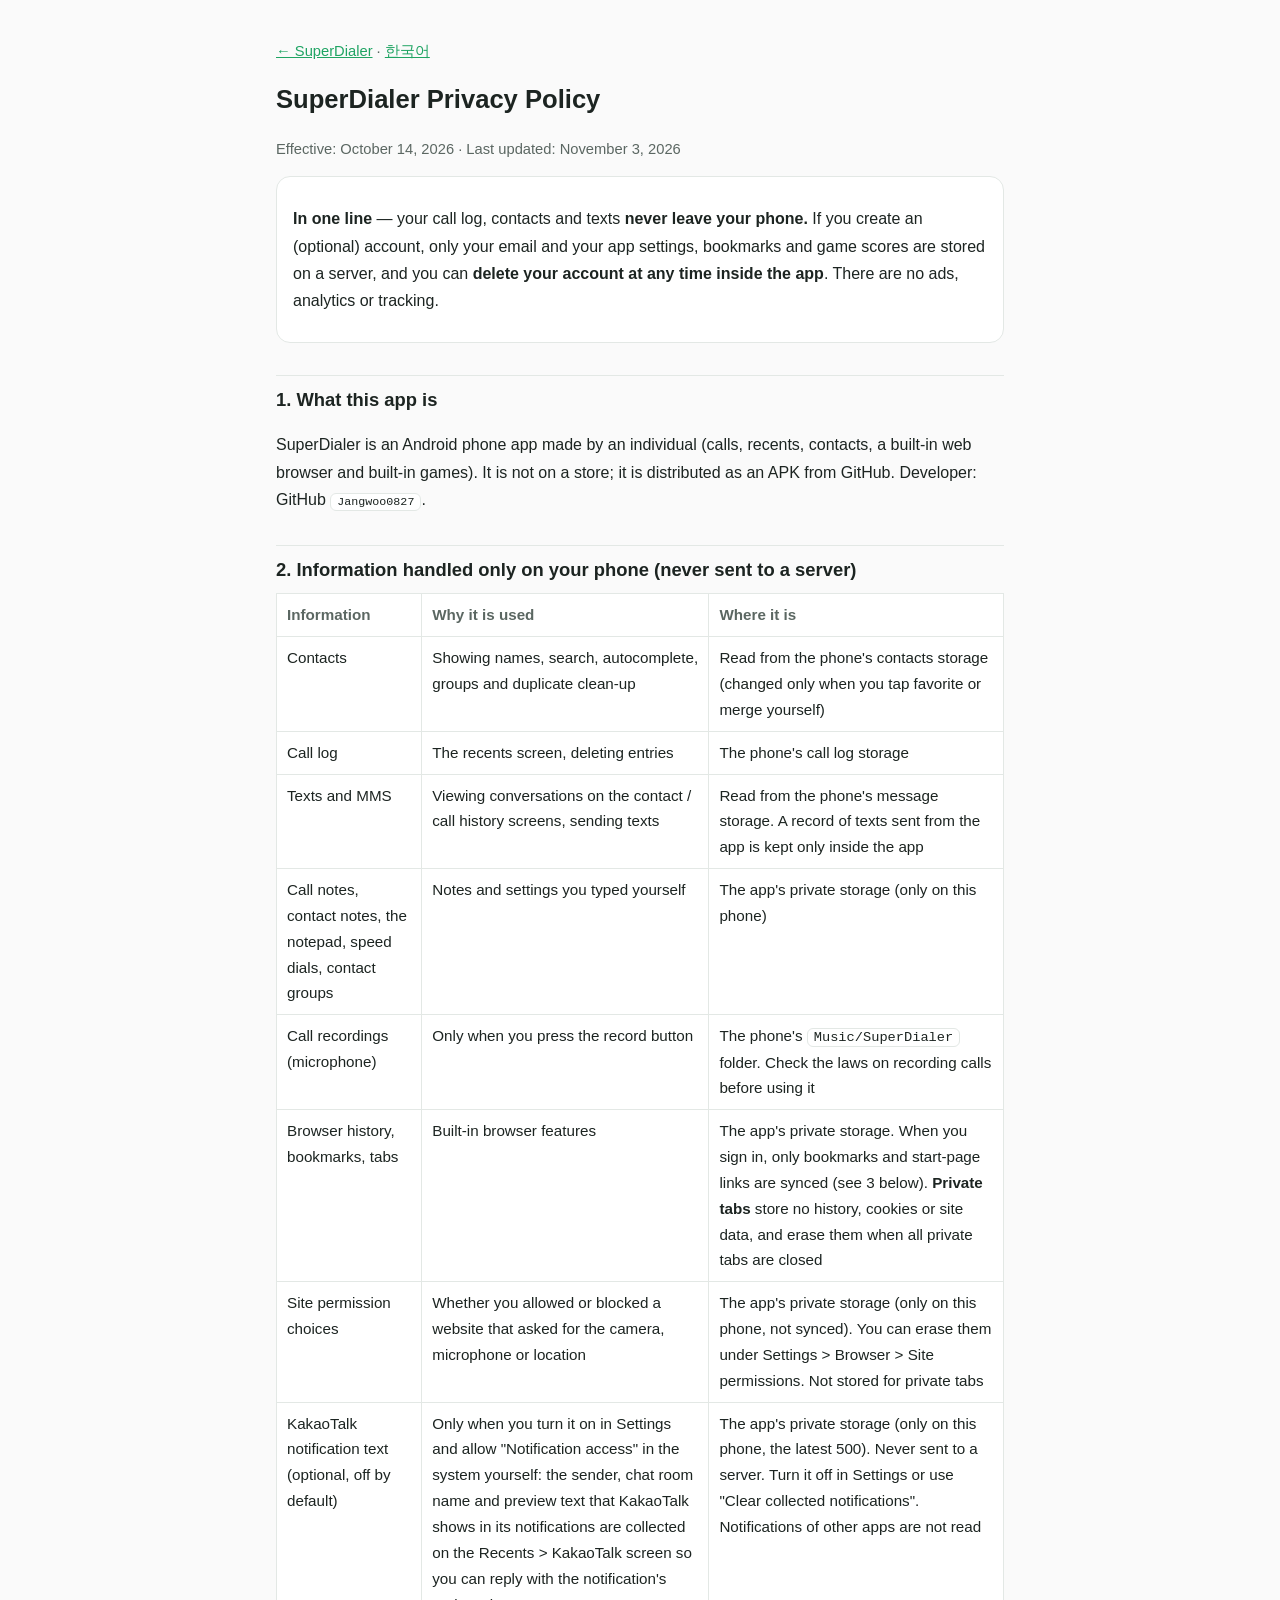
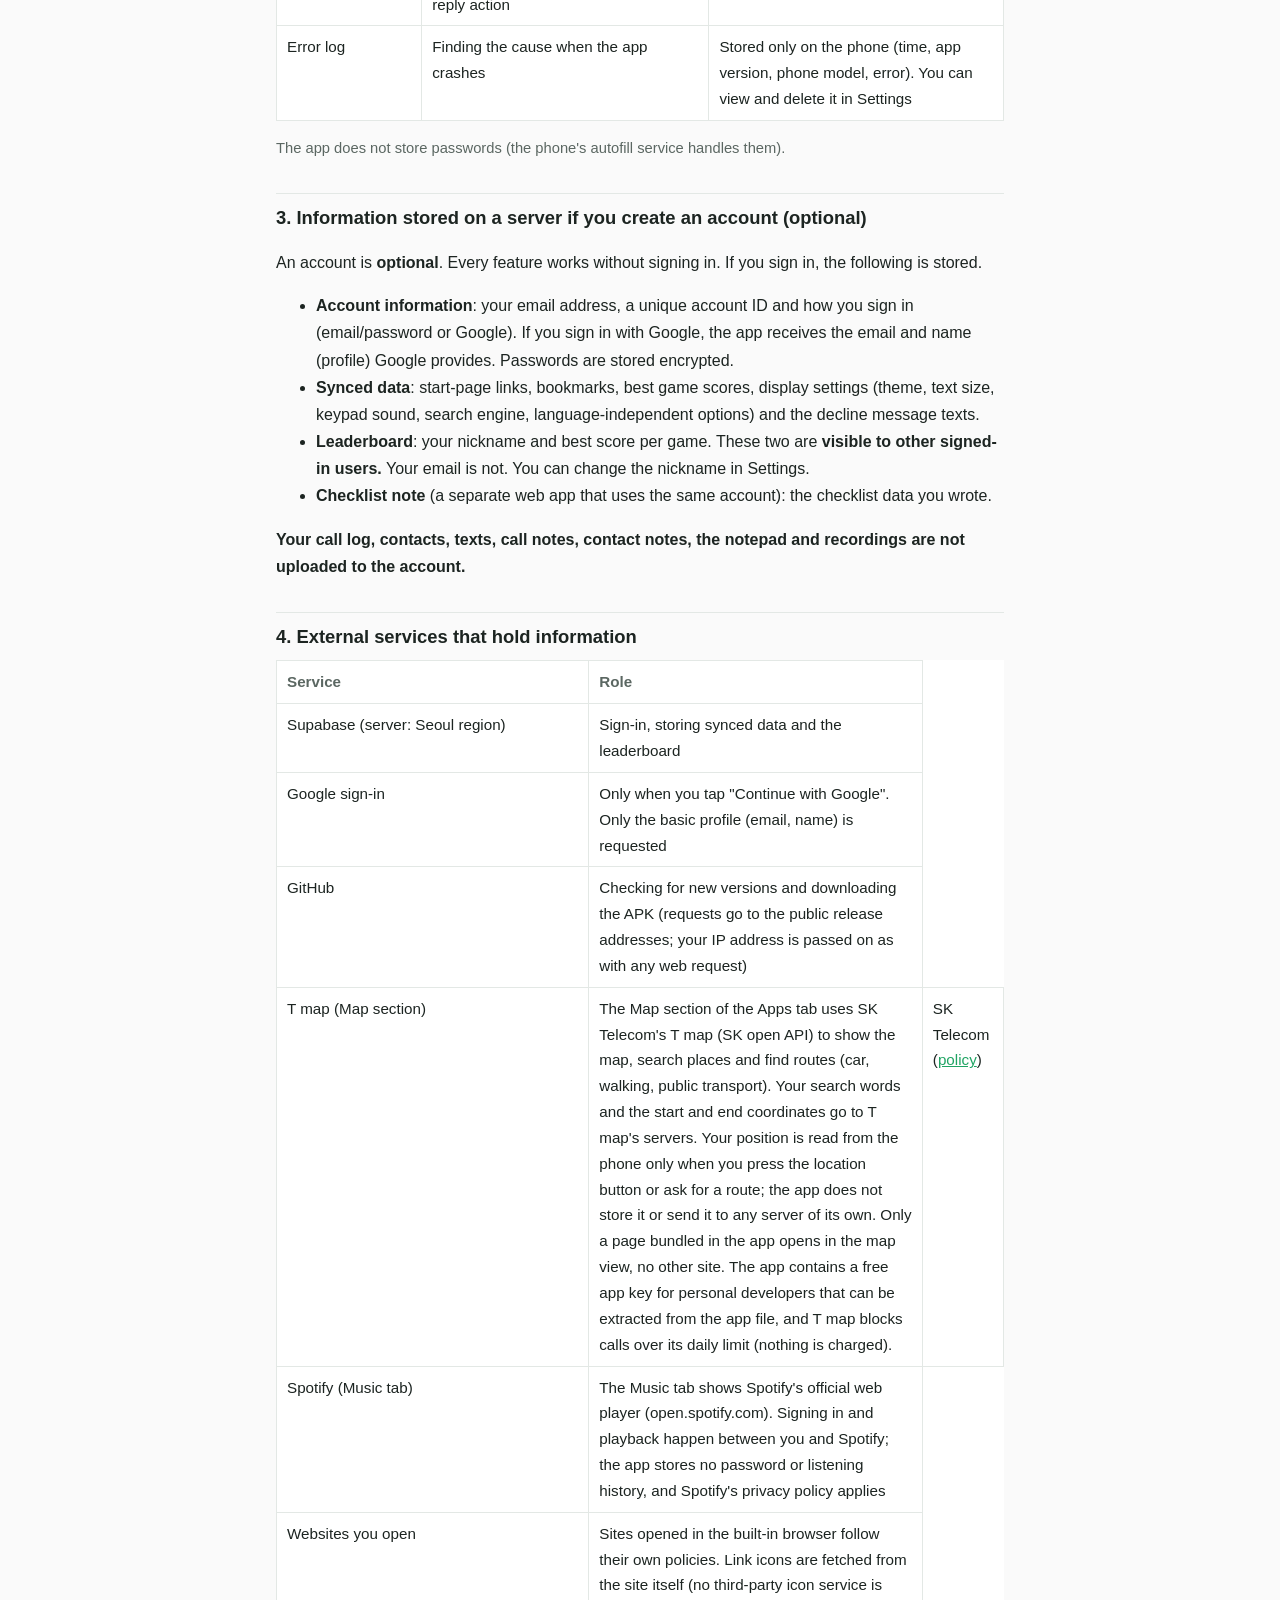
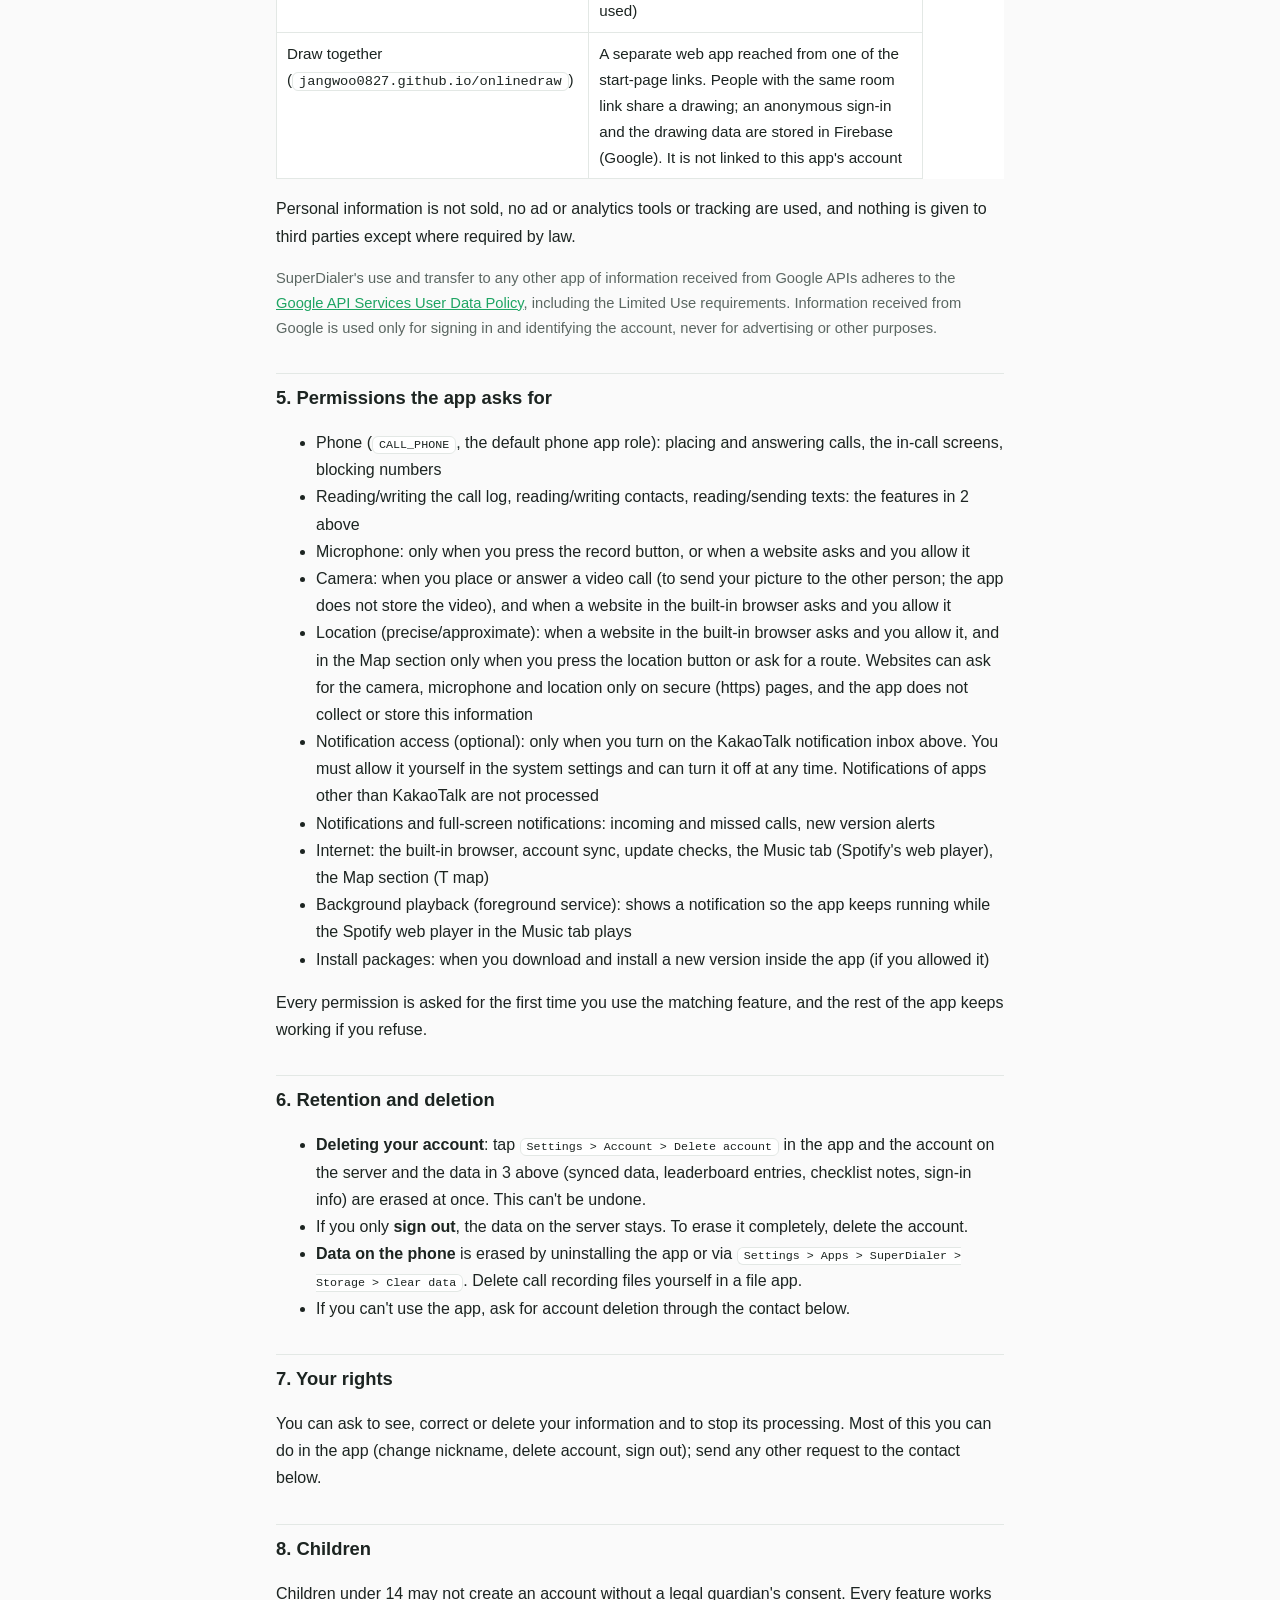
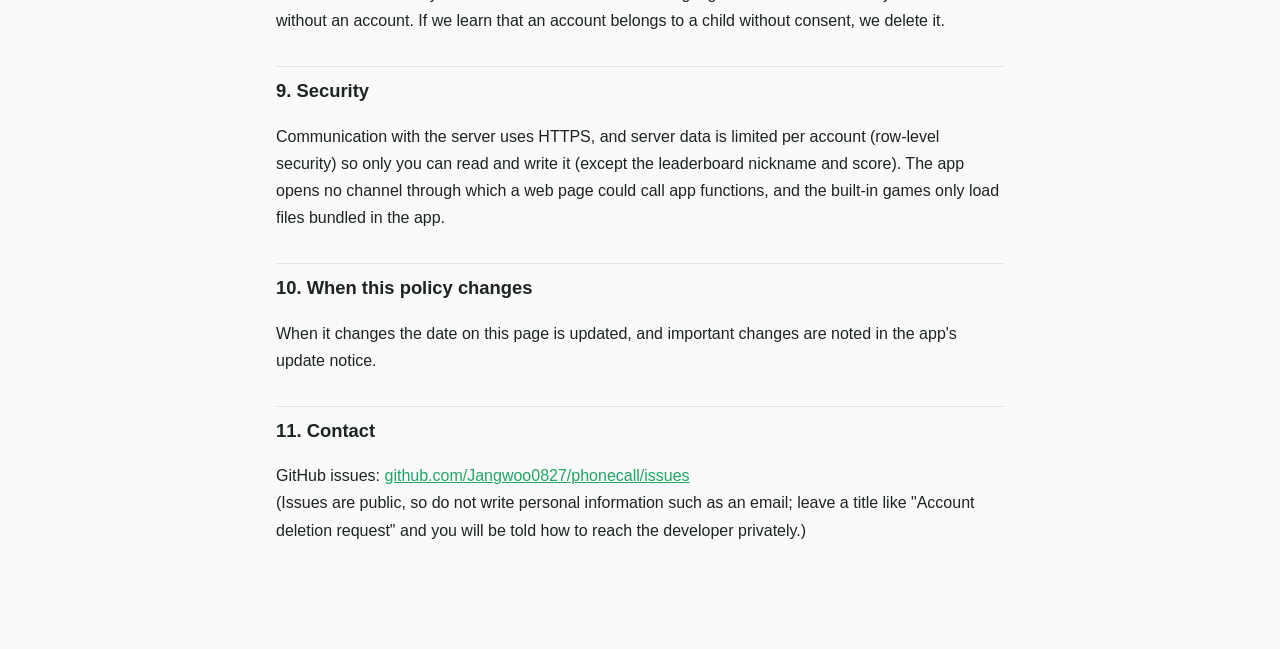
<file: docs/privacy-en.html>
<!doctype html>
<html lang="en">
<head>
<meta charset="utf-8">
<meta name="viewport" content="width=device-width, initial-scale=1">
<title>SuperDialer Privacy Policy</title>
<meta name="description" content="What information SuperDialer (an Android phone app) stores and where, and how to delete your account.">
<style>
  :root { --bg:#fafafa; --card:#ffffff; --text:#1c2421; --muted:#5b6762; --accent:#1fa463; --line:#e3e8e5; }
  @media (prefers-color-scheme: dark) {
    :root { --bg:#0d1210; --card:#161d1a; --text:#e6ece9; --muted:#9aa8a1; --accent:#3ddc97; --line:#25302b; }
  }
  * { box-sizing: border-box; }
  body { margin:0; background:var(--bg); color:var(--text); line-height:1.7;
         font-family:-apple-system,BlinkMacSystemFont,"Segoe UI","Noto Sans KR","Malgun Gothic",sans-serif; }
  main { max-width:760px; margin:0 auto; padding:24px 16px 64px; }
  h1 { font-size:1.6rem; margin:8px 0 4px; }
  h2 { font-size:1.15rem; margin:32px 0 8px; padding-top:8px; border-top:1px solid var(--line); }
  p, li { color:var(--text); }
  .muted { color:var(--muted); font-size:.92rem; }
  a { color:var(--accent); }
  table { width:100%; border-collapse:collapse; font-size:.95rem; background:var(--card); }
  th, td { text-align:left; vertical-align:top; padding:8px 10px; border:1px solid var(--line); }
  th { color:var(--muted); font-weight:600; }
  .box { background:var(--card); border:1px solid var(--line); border-radius:14px; padding:12px 16px; }
  code { background:var(--card); border:1px solid var(--line); border-radius:6px; padding:1px 6px; font-size:.9em; }
</style>
</head>
<body>
<main>
  <p class="muted"><a href="./">← SuperDialer</a> · <a href="privacy.html">한국어</a></p>
  <h1>SuperDialer Privacy Policy</h1>
  <p class="muted">Effective: October 14, 2026 · Last updated: November 3, 2026</p>

  <div class="box">
    <p><strong>In one line</strong> — your call log, contacts and texts <strong>never leave your phone.</strong>
    If you create an (optional) account, only your email and your app settings, bookmarks and game scores are stored on a server, and you can <strong>delete your account at any time inside the app</strong>.
    There are no ads, analytics or tracking.</p>
  </div>

  <h2>1. What this app is</h2>
  <p>SuperDialer is an Android phone app made by an individual (calls, recents, contacts, a built-in web browser and built-in games).
  It is not on a store; it is distributed as an APK from GitHub. Developer: GitHub <code>Jangwoo0827</code>.</p>

  <h2>2. Information handled only on your phone (never sent to a server)</h2>
  <table>
    <tr><th>Information</th><th>Why it is used</th><th>Where it is</th></tr>
    <tr><td>Contacts</td><td>Showing names, search, autocomplete, groups and duplicate clean-up</td><td>Read from the phone's contacts storage (changed only when you tap favorite or merge yourself)</td></tr>
    <tr><td>Call log</td><td>The recents screen, deleting entries</td><td>The phone's call log storage</td></tr>
    <tr><td>Texts and MMS</td><td>Viewing conversations on the contact / call history screens, sending texts</td><td>Read from the phone's message storage. A record of texts sent from the app is kept only inside the app</td></tr>
    <tr><td>Call notes, contact notes, the notepad, speed dials, contact groups</td><td>Notes and settings you typed yourself</td><td>The app's private storage (only on this phone)</td></tr>
    <tr><td>Call recordings (microphone)</td><td>Only when you press the record button</td><td>The phone's <code>Music/SuperDialer</code> folder. Check the laws on recording calls before using it</td></tr>
    <tr><td>Browser history, bookmarks, tabs</td><td>Built-in browser features</td><td>The app's private storage. When you sign in, only bookmarks and start-page links are synced (see 3 below). <strong>Private tabs</strong> store no history, cookies or site data, and erase them when all private tabs are closed</td></tr>
    <tr><td>Site permission choices</td><td>Whether you allowed or blocked a website that asked for the camera, microphone or location</td><td>The app's private storage (only on this phone, not synced). You can erase them under Settings &gt; Browser &gt; Site permissions. Not stored for private tabs</td></tr>
    <tr><td>KakaoTalk notification text (optional, off by default)</td><td>Only when you turn it on in Settings and allow "Notification access" in the system yourself: the sender, chat room name and preview text that KakaoTalk shows in its notifications are collected on the Recents &gt; KakaoTalk screen so you can reply with the notification's reply action</td><td>The app's private storage (only on this phone, the latest 500). Never sent to a server. Turn it off in Settings or use "Clear collected notifications". Notifications of other apps are not read</td></tr>
    <tr><td>Error log</td><td>Finding the cause when the app crashes</td><td>Stored only on the phone (time, app version, phone model, error). You can view and delete it in Settings</td></tr>
  </table>
  <p class="muted">The app does not store passwords (the phone's autofill service handles them).</p>

  <h2>3. Information stored on a server if you create an account (optional)</h2>
  <p>An account is <strong>optional</strong>. Every feature works without signing in. If you sign in, the following is stored.</p>
  <ul>
    <li><strong>Account information</strong>: your email address, a unique account ID and how you sign in (email/password or Google). If you sign in with Google, the app receives the email and name (profile) Google provides. Passwords are stored encrypted.</li>
    <li><strong>Synced data</strong>: start-page links, bookmarks, best game scores, display settings (theme, text size, keypad sound, search engine, language-independent options) and the decline message texts.</li>
    <li><strong>Leaderboard</strong>: your nickname and best score per game. These two are <strong>visible to other signed-in users.</strong> Your email is not. You can change the nickname in Settings.</li>
    <li><strong>Checklist note</strong> (a separate web app that uses the same account): the checklist data you wrote.</li>
  </ul>
  <p><strong>Your call log, contacts, texts, call notes, contact notes, the notepad and recordings are not uploaded to the account.</strong></p>

  <h2>4. External services that hold information</h2>
  <table>
    <tr><th>Service</th><th>Role</th></tr>
    <tr><td>Supabase (server: Seoul region)</td><td>Sign-in, storing synced data and the leaderboard</td></tr>
    <tr><td>Google sign-in</td><td>Only when you tap "Continue with Google". Only the basic profile (email, name) is requested</td></tr>
    <tr><td>GitHub</td><td>Checking for new versions and downloading the APK (requests go to the public release addresses; your IP address is passed on as with any web request)</td></tr>
    <tr><td>T map (Map section)</td><td>The Map section of the Apps tab uses SK Telecom's T map (SK open API) to show the map, search places and find routes (car, walking, public transport). Your search words and the start and end coordinates go to T map's servers. Your position is read from the phone only when you press the location button or ask for a route; the app does not store it or send it to any server of its own. Only a page bundled in the app opens in the map view, no other site. The app contains a free app key for personal developers that can be extracted from the app file, and T map blocks calls over its daily limit (nothing is charged).</td><td>SK Telecom (<a href="https://privacy.sktelecom.com/view.do?ctg=policy&amp;name=policy">policy</a>)</td></tr>
    <tr><td>Spotify (Music tab)</td><td>The Music tab shows Spotify's official web player (open.spotify.com). Signing in and playback happen between you and Spotify; the app stores no password or listening history, and Spotify's privacy policy applies</td></tr>
    <tr><td>Websites you open</td><td>Sites opened in the built-in browser follow their own policies. Link icons are fetched from the site itself (no third-party icon service is used)</td></tr>
    <tr><td>Draw together (<code>jangwoo0827.github.io/onlinedraw</code>)</td><td>A separate web app reached from one of the start-page links. People with the same room link share a drawing; an anonymous sign-in and the drawing data are stored in Firebase (Google). It is not linked to this app's account</td></tr>
  </table>
  <p>Personal information is not sold, no ad or analytics tools or tracking are used, and nothing is given to third parties except where required by law.</p>
  <p class="muted">SuperDialer's use and transfer to any other app of information received from Google APIs adheres to the
  <a href="https://developers.google.com/terms/api-services-user-data-policy">Google API Services User Data Policy</a>, including the Limited Use requirements.
  Information received from Google is used only for signing in and identifying the account, never for advertising or other purposes.</p>

  <h2>5. Permissions the app asks for</h2>
  <ul>
    <li>Phone (<code>CALL_PHONE</code>, the default phone app role): placing and answering calls, the in-call screens, blocking numbers</li>
    <li>Reading/writing the call log, reading/writing contacts, reading/sending texts: the features in 2 above</li>
    <li>Microphone: only when you press the record button, or when a website asks and you allow it</li>
    <li>Camera: when you place or answer a video call (to send your picture to the other person; the app does not store the video), and when a website in the built-in browser asks and you allow it</li>
    <li>Location (precise/approximate): when a website in the built-in browser asks and you allow it, and in the Map section only when you press the location button or ask for a route. Websites can ask for the camera, microphone and location only on secure (https) pages, and the app does not collect or store this information</li>
    <li>Notification access (optional): only when you turn on the KakaoTalk notification inbox above. You must allow it yourself in the system settings and can turn it off at any time. Notifications of apps other than KakaoTalk are not processed</li>
    <li>Notifications and full-screen notifications: incoming and missed calls, new version alerts</li>
    <li>Internet: the built-in browser, account sync, update checks, the Music tab (Spotify's web player), the Map section (T map)</li>
    <li>Background playback (foreground service): shows a notification so the app keeps running while the Spotify web player in the Music tab plays</li>
    <li>Install packages: when you download and install a new version inside the app (if you allowed it)</li>
  </ul>
  <p>Every permission is asked for the first time you use the matching feature, and the rest of the app keeps working if you refuse.</p>

  <h2>6. Retention and deletion</h2>
  <ul>
    <li><strong>Deleting your account</strong>: tap <code>Settings &gt; Account &gt; Delete account</code> in the app and the account on the server and the data in 3 above (synced data, leaderboard entries, checklist notes, sign-in info) are erased at once. This can't be undone.</li>
    <li>If you only <strong>sign out</strong>, the data on the server stays. To erase it completely, delete the account.</li>
    <li><strong>Data on the phone</strong> is erased by uninstalling the app or via <code>Settings &gt; Apps &gt; SuperDialer &gt; Storage &gt; Clear data</code>. Delete call recording files yourself in a file app.</li>
    <li>If you can't use the app, ask for account deletion through the contact below.</li>
  </ul>

  <h2>7. Your rights</h2>
  <p>You can ask to see, correct or delete your information and to stop its processing. Most of this you can do in the app (change nickname, delete account, sign out);
  send any other request to the contact below.</p>

  <h2>8. Children</h2>
  <p>Children under 14 may not create an account without a legal guardian's consent. Every feature works without an account.
  If we learn that an account belongs to a child without consent, we delete it.</p>

  <h2>9. Security</h2>
  <p>Communication with the server uses HTTPS, and server data is limited per account (row-level security) so only you can read and write it (except the leaderboard nickname and score).
  The app opens no channel through which a web page could call app functions, and the built-in games only load files bundled in the app.</p>

  <h2>10. When this policy changes</h2>
  <p>When it changes the date on this page is updated, and important changes are noted in the app's update notice.</p>

  <h2>11. Contact</h2>
  <p>GitHub issues: <a href="https://github.com/Jangwoo0827/phonecall/issues">github.com/Jangwoo0827/phonecall/issues</a><br>
  (Issues are public, so do not write personal information such as an email; leave a title like "Account deletion request" and you will be told how to reach the developer privately.)</p>
</main>
</body>
</html>
</file>
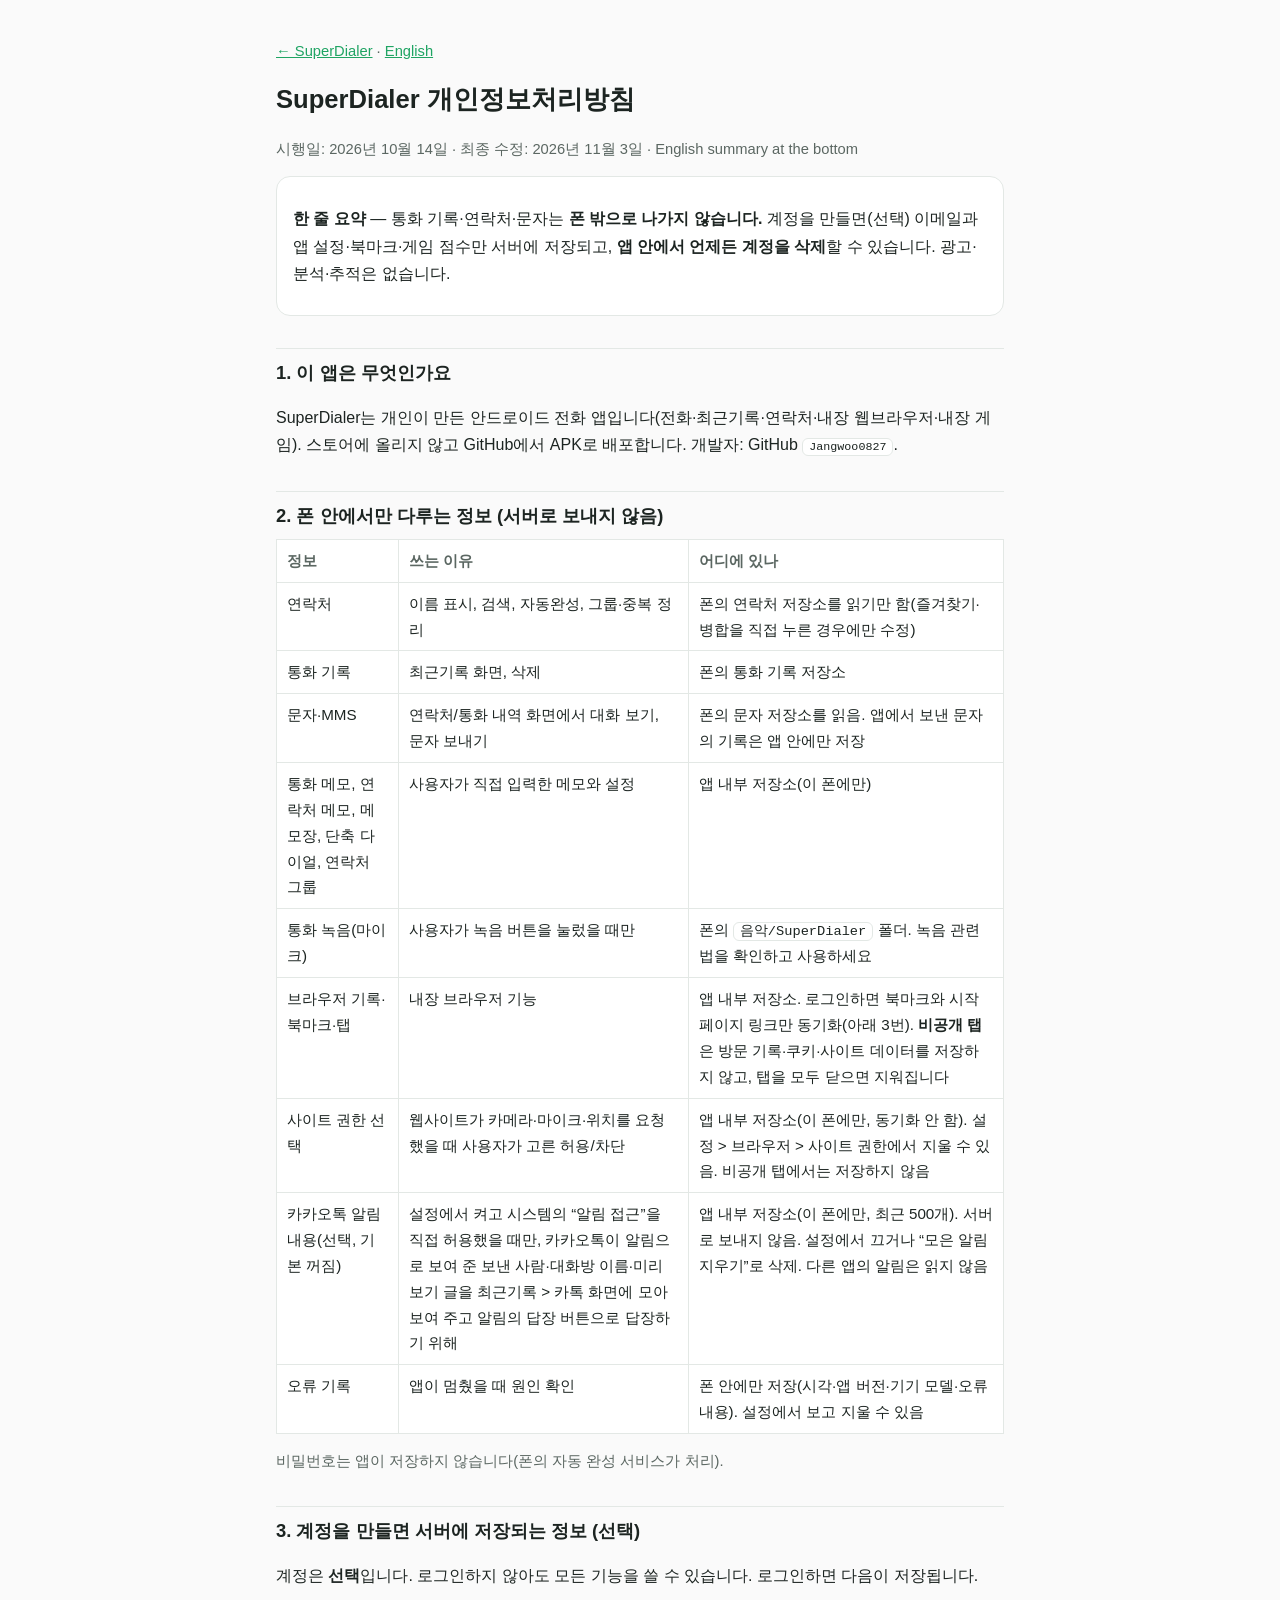
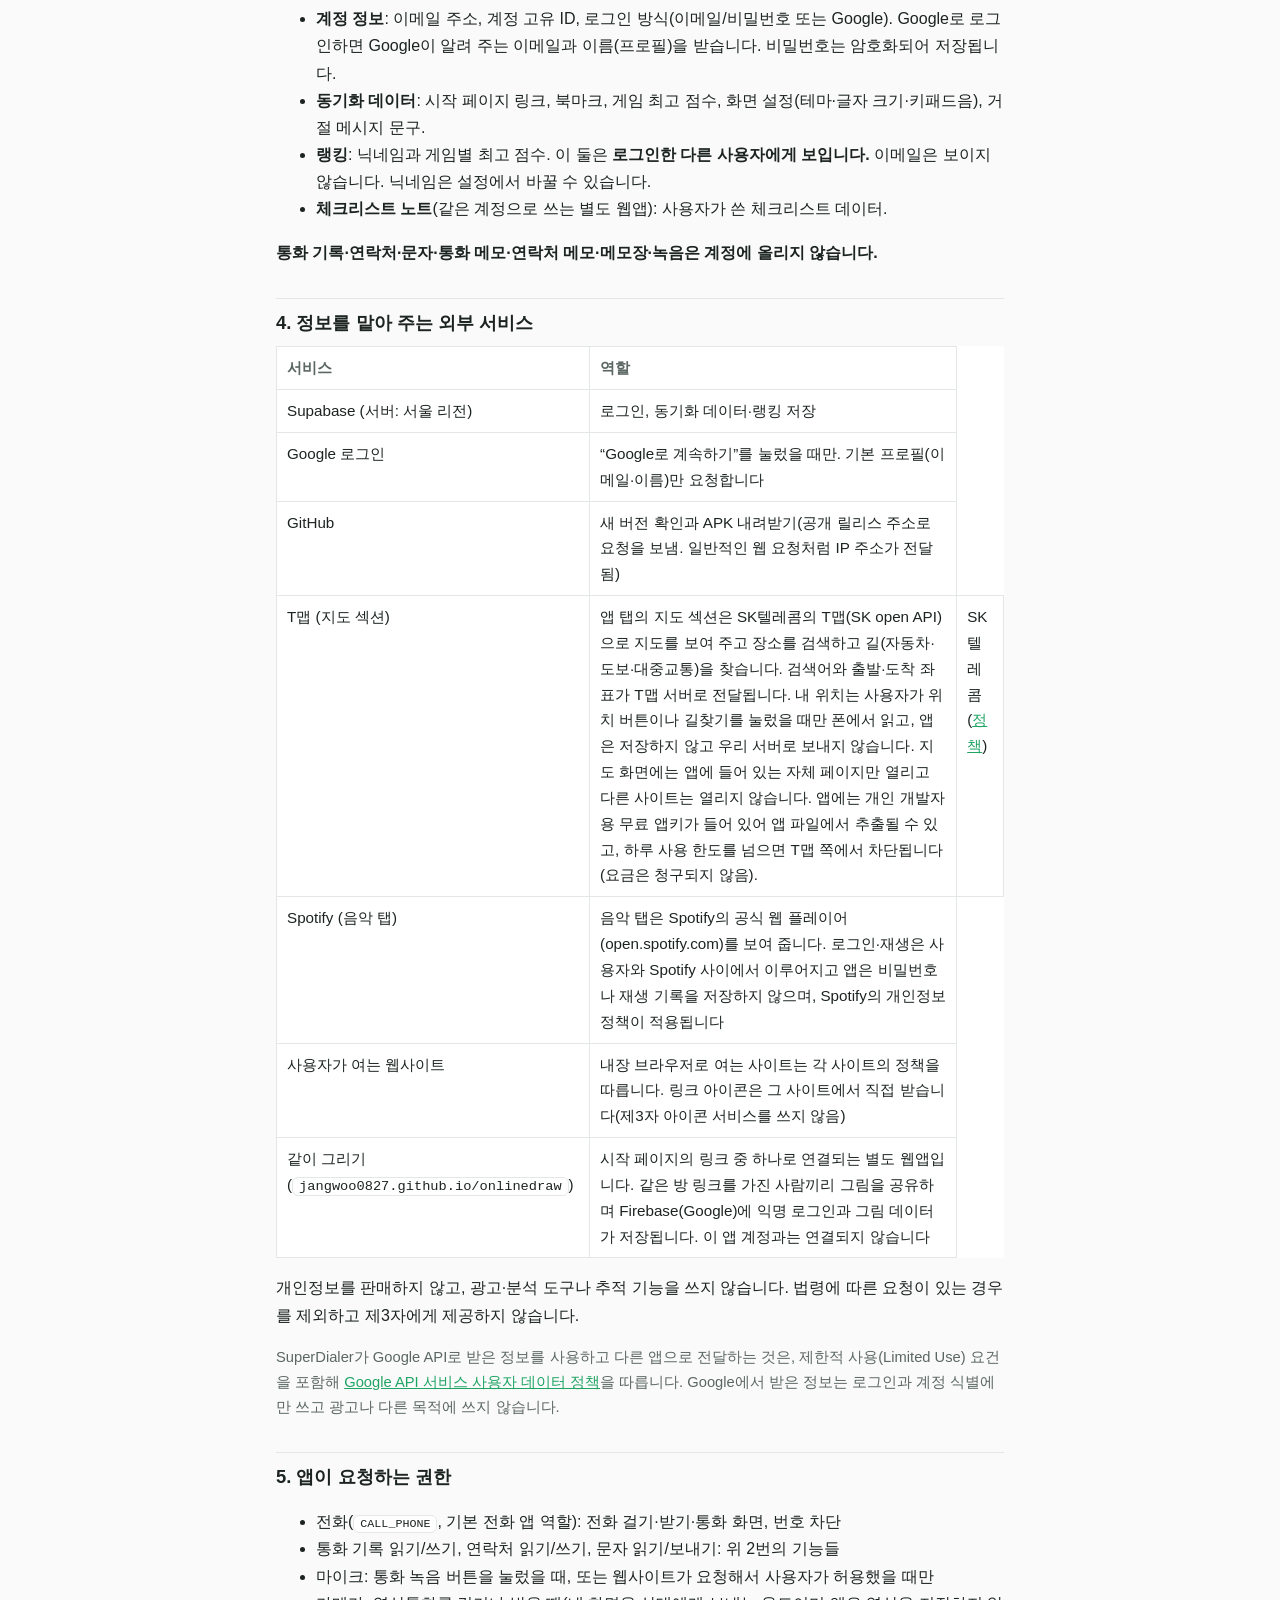
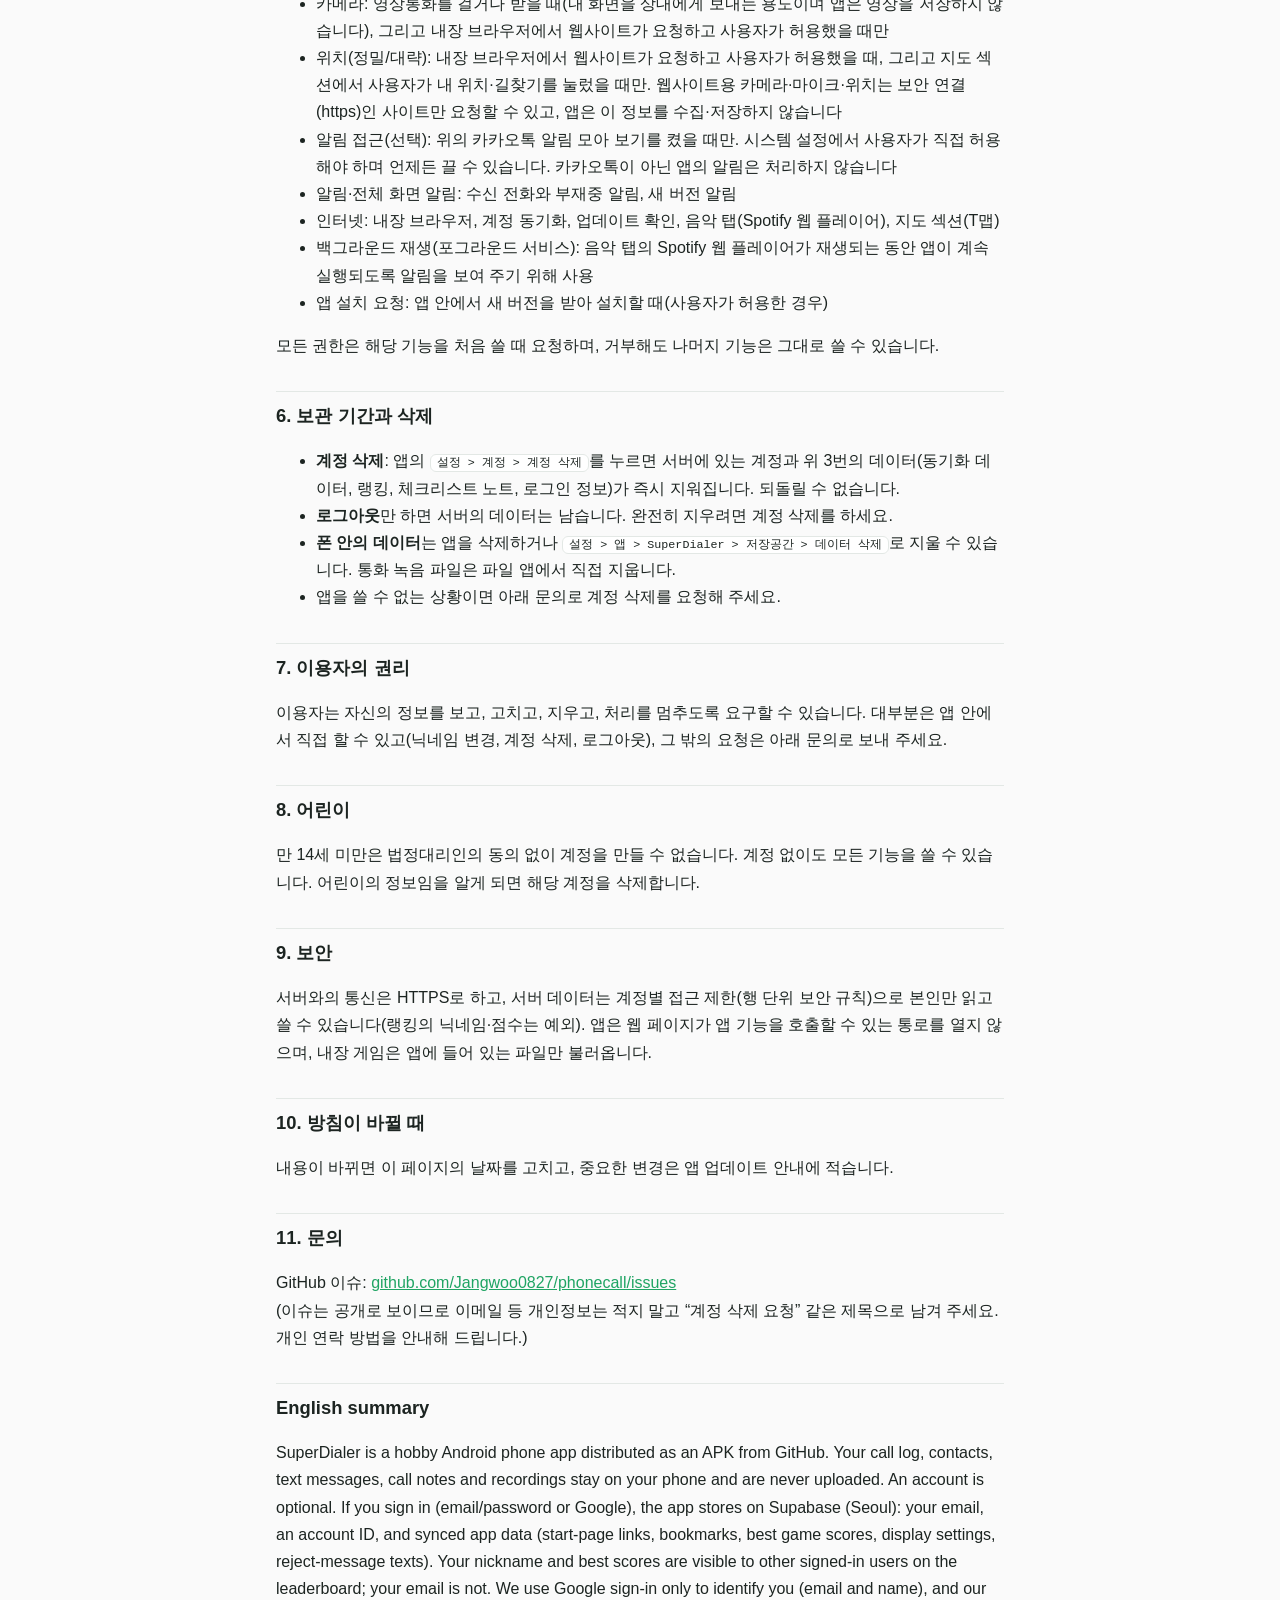
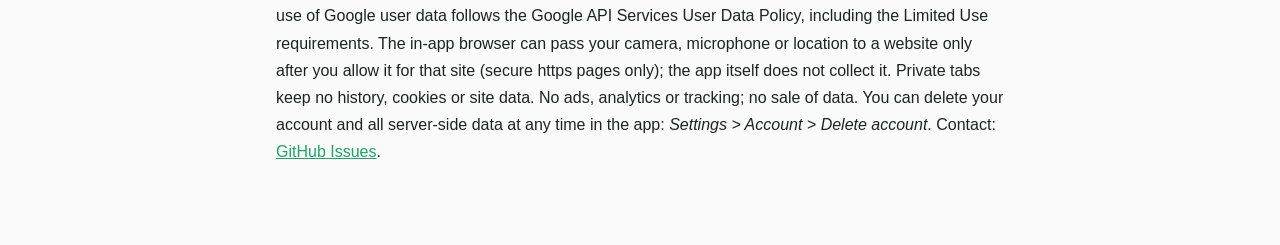
<file: docs/privacy.html>
<!doctype html>
<html lang="ko">
<head>
<meta charset="utf-8">
<meta name="viewport" content="width=device-width, initial-scale=1">
<title>SuperDialer 개인정보처리방침</title>
<meta name="description" content="SuperDialer(안드로이드 전화 앱)가 어떤 정보를 어디에 저장하는지, 계정을 어떻게 지우는지 설명합니다.">
<style>
  :root { --bg:#fafafa; --card:#ffffff; --text:#1c2421; --muted:#5b6762; --accent:#1fa463; --line:#e3e8e5; }
  @media (prefers-color-scheme: dark) {
    :root { --bg:#0d1210; --card:#161d1a; --text:#e6ece9; --muted:#9aa8a1; --accent:#3ddc97; --line:#25302b; }
  }
  * { box-sizing: border-box; }
  body { margin:0; background:var(--bg); color:var(--text); line-height:1.7;
         font-family:-apple-system,BlinkMacSystemFont,"Segoe UI","Noto Sans KR","Malgun Gothic",sans-serif; }
  main { max-width:760px; margin:0 auto; padding:24px 16px 64px; }
  h1 { font-size:1.6rem; margin:8px 0 4px; }
  h2 { font-size:1.15rem; margin:32px 0 8px; padding-top:8px; border-top:1px solid var(--line); }
  p, li { color:var(--text); }
  .muted { color:var(--muted); font-size:.92rem; }
  a { color:var(--accent); }
  table { width:100%; border-collapse:collapse; font-size:.95rem; background:var(--card); }
  th, td { text-align:left; vertical-align:top; padding:8px 10px; border:1px solid var(--line); }
  th { color:var(--muted); font-weight:600; }
  .box { background:var(--card); border:1px solid var(--line); border-radius:14px; padding:12px 16px; }
  code { background:var(--card); border:1px solid var(--line); border-radius:6px; padding:1px 6px; font-size:.9em; }
</style>
</head>
<body>
<main>
  <p class="muted"><a href="./">← SuperDialer</a> · <a href="privacy-en.html">English</a></p>
  <h1>SuperDialer 개인정보처리방침</h1>
  <p class="muted">시행일: 2026년 10월 14일 · 최종 수정: 2026년 11월 3일 · English summary at the bottom</p>

  <div class="box">
    <p><strong>한 줄 요약</strong> — 통화 기록·연락처·문자는 <strong>폰 밖으로 나가지 않습니다.</strong>
    계정을 만들면(선택) 이메일과 앱 설정·북마크·게임 점수만 서버에 저장되고, <strong>앱 안에서 언제든 계정을 삭제</strong>할 수 있습니다.
    광고·분석·추적은 없습니다.</p>
  </div>

  <h2>1. 이 앱은 무엇인가요</h2>
  <p>SuperDialer는 개인이 만든 안드로이드 전화 앱입니다(전화·최근기록·연락처·내장 웹브라우저·내장 게임).
  스토어에 올리지 않고 GitHub에서 APK로 배포합니다. 개발자: GitHub <code>Jangwoo0827</code>.</p>

  <h2>2. 폰 안에서만 다루는 정보 (서버로 보내지 않음)</h2>
  <table>
    <tr><th>정보</th><th>쓰는 이유</th><th>어디에 있나</th></tr>
    <tr><td>연락처</td><td>이름 표시, 검색, 자동완성, 그룹·중복 정리</td><td>폰의 연락처 저장소를 읽기만 함(즐겨찾기·병합을 직접 누른 경우에만 수정)</td></tr>
    <tr><td>통화 기록</td><td>최근기록 화면, 삭제</td><td>폰의 통화 기록 저장소</td></tr>
    <tr><td>문자·MMS</td><td>연락처/통화 내역 화면에서 대화 보기, 문자 보내기</td><td>폰의 문자 저장소를 읽음. 앱에서 보낸 문자의 기록은 앱 안에만 저장</td></tr>
    <tr><td>통화 메모, 연락처 메모, 메모장, 단축 다이얼, 연락처 그룹</td><td>사용자가 직접 입력한 메모와 설정</td><td>앱 내부 저장소(이 폰에만)</td></tr>
    <tr><td>통화 녹음(마이크)</td><td>사용자가 녹음 버튼을 눌렀을 때만</td><td>폰의 <code>음악/SuperDialer</code> 폴더. 녹음 관련 법을 확인하고 사용하세요</td></tr>
    <tr><td>브라우저 기록·북마크·탭</td><td>내장 브라우저 기능</td><td>앱 내부 저장소. 로그인하면 북마크와 시작 페이지 링크만 동기화(아래 3번). <strong>비공개 탭</strong>은 방문 기록·쿠키·사이트 데이터를 저장하지 않고, 탭을 모두 닫으면 지워집니다</td></tr>
    <tr><td>사이트 권한 선택</td><td>웹사이트가 카메라·마이크·위치를 요청했을 때 사용자가 고른 허용/차단</td><td>앱 내부 저장소(이 폰에만, 동기화 안 함). 설정 &gt; 브라우저 &gt; 사이트 권한에서 지울 수 있음. 비공개 탭에서는 저장하지 않음</td></tr>
    <tr><td>카카오톡 알림 내용(선택, 기본 꺼짐)</td><td>설정에서 켜고 시스템의 “알림 접근”을 직접 허용했을 때만, 카카오톡이 알림으로 보여 준 보낸 사람·대화방 이름·미리보기 글을 최근기록 &gt; 카톡 화면에 모아 보여 주고 알림의 답장 버튼으로 답장하기 위해</td><td>앱 내부 저장소(이 폰에만, 최근 500개). 서버로 보내지 않음. 설정에서 끄거나 “모은 알림 지우기”로 삭제. 다른 앱의 알림은 읽지 않음</td></tr>
    <tr><td>오류 기록</td><td>앱이 멈췄을 때 원인 확인</td><td>폰 안에만 저장(시각·앱 버전·기기 모델·오류 내용). 설정에서 보고 지울 수 있음</td></tr>
  </table>
  <p class="muted">비밀번호는 앱이 저장하지 않습니다(폰의 자동 완성 서비스가 처리).</p>

  <h2>3. 계정을 만들면 서버에 저장되는 정보 (선택)</h2>
  <p>계정은 <strong>선택</strong>입니다. 로그인하지 않아도 모든 기능을 쓸 수 있습니다. 로그인하면 다음이 저장됩니다.</p>
  <ul>
    <li><strong>계정 정보</strong>: 이메일 주소, 계정 고유 ID, 로그인 방식(이메일/비밀번호 또는 Google). Google로 로그인하면 Google이 알려 주는 이메일과 이름(프로필)을 받습니다. 비밀번호는 암호화되어 저장됩니다.</li>
    <li><strong>동기화 데이터</strong>: 시작 페이지 링크, 북마크, 게임 최고 점수, 화면 설정(테마·글자 크기·키패드음), 거절 메시지 문구.</li>
    <li><strong>랭킹</strong>: 닉네임과 게임별 최고 점수. 이 둘은 <strong>로그인한 다른 사용자에게 보입니다.</strong> 이메일은 보이지 않습니다. 닉네임은 설정에서 바꿀 수 있습니다.</li>
    <li><strong>체크리스트 노트</strong>(같은 계정으로 쓰는 별도 웹앱): 사용자가 쓴 체크리스트 데이터.</li>
  </ul>
  <p><strong>통화 기록·연락처·문자·통화 메모·연락처 메모·메모장·녹음은 계정에 올리지 않습니다.</strong></p>

  <h2>4. 정보를 맡아 주는 외부 서비스</h2>
  <table>
    <tr><th>서비스</th><th>역할</th></tr>
    <tr><td>Supabase (서버: 서울 리전)</td><td>로그인, 동기화 데이터·랭킹 저장</td></tr>
    <tr><td>Google 로그인</td><td>“Google로 계속하기”를 눌렀을 때만. 기본 프로필(이메일·이름)만 요청합니다</td></tr>
    <tr><td>GitHub</td><td>새 버전 확인과 APK 내려받기(공개 릴리스 주소로 요청을 보냄. 일반적인 웹 요청처럼 IP 주소가 전달됨)</td></tr>
    <tr><td>T맵 (지도 섹션)</td><td>앱 탭의 지도 섹션은 SK텔레콤의 T맵(SK open API)으로 지도를 보여 주고 장소를 검색하고 길(자동차·도보·대중교통)을 찾습니다. 검색어와 출발·도착 좌표가 T맵 서버로 전달됩니다. 내 위치는 사용자가 위치 버튼이나 길찾기를 눌렀을 때만 폰에서 읽고, 앱은 저장하지 않고 우리 서버로 보내지 않습니다. 지도 화면에는 앱에 들어 있는 자체 페이지만 열리고 다른 사이트는 열리지 않습니다. 앱에는 개인 개발자용 무료 앱키가 들어 있어 앱 파일에서 추출될 수 있고, 하루 사용 한도를 넘으면 T맵 쪽에서 차단됩니다(요금은 청구되지 않음).</td><td>SK텔레콤(<a href="https://privacy.sktelecom.com/view.do?ctg=policy&amp;name=policy">정책</a>)</td></tr>
    <tr><td>Spotify (음악 탭)</td><td>음악 탭은 Spotify의 공식 웹 플레이어(open.spotify.com)를 보여 줍니다. 로그인·재생은 사용자와 Spotify 사이에서 이루어지고 앱은 비밀번호나 재생 기록을 저장하지 않으며, Spotify의 개인정보 정책이 적용됩니다</td></tr>
    <tr><td>사용자가 여는 웹사이트</td><td>내장 브라우저로 여는 사이트는 각 사이트의 정책을 따릅니다. 링크 아이콘은 그 사이트에서 직접 받습니다(제3자 아이콘 서비스를 쓰지 않음)</td></tr>
    <tr><td>같이 그리기 (<code>jangwoo0827.github.io/onlinedraw</code>)</td><td>시작 페이지의 링크 중 하나로 연결되는 별도 웹앱입니다. 같은 방 링크를 가진 사람끼리 그림을 공유하며 Firebase(Google)에 익명 로그인과 그림 데이터가 저장됩니다. 이 앱 계정과는 연결되지 않습니다</td></tr>
  </table>
  <p>개인정보를 판매하지 않고, 광고·분석 도구나 추적 기능을 쓰지 않습니다. 법령에 따른 요청이 있는 경우를 제외하고 제3자에게 제공하지 않습니다.</p>
  <p class="muted">SuperDialer가 Google API로 받은 정보를 사용하고 다른 앱으로 전달하는 것은, 제한적 사용(Limited Use) 요건을 포함해
  <a href="https://developers.google.com/terms/api-services-user-data-policy">Google API 서비스 사용자 데이터 정책</a>을 따릅니다.
  Google에서 받은 정보는 로그인과 계정 식별에만 쓰고 광고나 다른 목적에 쓰지 않습니다.</p>

  <h2>5. 앱이 요청하는 권한</h2>
  <ul>
    <li>전화(<code>CALL_PHONE</code>, 기본 전화 앱 역할): 전화 걸기·받기·통화 화면, 번호 차단</li>
    <li>통화 기록 읽기/쓰기, 연락처 읽기/쓰기, 문자 읽기/보내기: 위 2번의 기능들</li>
    <li>마이크: 통화 녹음 버튼을 눌렀을 때, 또는 웹사이트가 요청해서 사용자가 허용했을 때만</li>
    <li>카메라: 영상통화를 걸거나 받을 때(내 화면을 상대에게 보내는 용도이며 앱은 영상을 저장하지 않습니다), 그리고 내장 브라우저에서 웹사이트가 요청하고 사용자가 허용했을 때만</li>
    <li>위치(정밀/대략): 내장 브라우저에서 웹사이트가 요청하고 사용자가 허용했을 때, 그리고 지도 섹션에서 사용자가 내 위치·길찾기를 눌렀을 때만. 웹사이트용 카메라·마이크·위치는 보안 연결(https)인 사이트만 요청할 수 있고, 앱은 이 정보를 수집·저장하지 않습니다</li>
    <li>알림 접근(선택): 위의 카카오톡 알림 모아 보기를 켰을 때만. 시스템 설정에서 사용자가 직접 허용해야 하며 언제든 끌 수 있습니다. 카카오톡이 아닌 앱의 알림은 처리하지 않습니다</li>
    <li>알림·전체 화면 알림: 수신 전화와 부재중 알림, 새 버전 알림</li>
    <li>인터넷: 내장 브라우저, 계정 동기화, 업데이트 확인, 음악 탭(Spotify 웹 플레이어), 지도 섹션(T맵)</li>
    <li>백그라운드 재생(포그라운드 서비스): 음악 탭의 Spotify 웹 플레이어가 재생되는 동안 앱이 계속 실행되도록 알림을 보여 주기 위해 사용</li>
    <li>앱 설치 요청: 앱 안에서 새 버전을 받아 설치할 때(사용자가 허용한 경우)</li>
  </ul>
  <p>모든 권한은 해당 기능을 처음 쓸 때 요청하며, 거부해도 나머지 기능은 그대로 쓸 수 있습니다.</p>

  <h2>6. 보관 기간과 삭제</h2>
  <ul>
    <li><strong>계정 삭제</strong>: 앱의 <code>설정 &gt; 계정 &gt; 계정 삭제</code>를 누르면 서버에 있는 계정과 위 3번의 데이터(동기화 데이터, 랭킹, 체크리스트 노트, 로그인 정보)가 즉시 지워집니다. 되돌릴 수 없습니다.</li>
    <li><strong>로그아웃</strong>만 하면 서버의 데이터는 남습니다. 완전히 지우려면 계정 삭제를 하세요.</li>
    <li><strong>폰 안의 데이터</strong>는 앱을 삭제하거나 <code>설정 &gt; 앱 &gt; SuperDialer &gt; 저장공간 &gt; 데이터 삭제</code>로 지울 수 있습니다. 통화 녹음 파일은 파일 앱에서 직접 지웁니다.</li>
    <li>앱을 쓸 수 없는 상황이면 아래 문의로 계정 삭제를 요청해 주세요.</li>
  </ul>

  <h2>7. 이용자의 권리</h2>
  <p>이용자는 자신의 정보를 보고, 고치고, 지우고, 처리를 멈추도록 요구할 수 있습니다. 대부분은 앱 안에서 직접 할 수 있고(닉네임 변경, 계정 삭제, 로그아웃),
  그 밖의 요청은 아래 문의로 보내 주세요.</p>

  <h2>8. 어린이</h2>
  <p>만 14세 미만은 법정대리인의 동의 없이 계정을 만들 수 없습니다. 계정 없이도 모든 기능을 쓸 수 있습니다.
  어린이의 정보임을 알게 되면 해당 계정을 삭제합니다.</p>

  <h2>9. 보안</h2>
  <p>서버와의 통신은 HTTPS로 하고, 서버 데이터는 계정별 접근 제한(행 단위 보안 규칙)으로 본인만 읽고 쓸 수 있습니다(랭킹의 닉네임·점수는 예외).
  앱은 웹 페이지가 앱 기능을 호출할 수 있는 통로를 열지 않으며, 내장 게임은 앱에 들어 있는 파일만 불러옵니다.</p>

  <h2>10. 방침이 바뀔 때</h2>
  <p>내용이 바뀌면 이 페이지의 날짜를 고치고, 중요한 변경은 앱 업데이트 안내에 적습니다.</p>

  <h2>11. 문의</h2>
  <p>GitHub 이슈: <a href="https://github.com/Jangwoo0827/phonecall/issues">github.com/Jangwoo0827/phonecall/issues</a><br>
  (이슈는 공개로 보이므로 이메일 등 개인정보는 적지 말고 “계정 삭제 요청” 같은 제목으로 남겨 주세요. 개인 연락 방법을 안내해 드립니다.)</p>

  <h2>English summary</h2>
  <p>SuperDialer is a hobby Android phone app distributed as an APK from GitHub. Your call log, contacts, text messages, call notes and recordings stay on your phone and are never uploaded.
  An account is optional. If you sign in (email/password or Google), the app stores on Supabase (Seoul): your email, an account ID, and synced app data (start-page links, bookmarks, best game scores, display settings, reject-message texts).
  Your nickname and best scores are visible to other signed-in users on the leaderboard; your email is not.
  We use Google sign-in only to identify you (email and name), and our use of Google user data follows the Google API Services User Data Policy, including the Limited Use requirements.
  The in-app browser can pass your camera, microphone or location to a website only after you allow it for that site (secure https pages only); the app itself does not collect it. Private tabs keep no history, cookies or site data.
  No ads, analytics or tracking; no sale of data. You can delete your account and all server-side data at any time in the app: <em>Settings &gt; Account &gt; Delete account</em>.
  Contact: <a href="https://github.com/Jangwoo0827/phonecall/issues">GitHub Issues</a>.</p>
</main>
</body>
</html>
</file>
<file: app/src/main/assets/games/crossyroads/assets/index-BQW_EeuK.css>
:root{--ink:#3b2f4a;--white:#fff;--accent:#ff7a59;--accent-dark:#e0573a;--font:"Arial Rounded MT Bold", "Apple SD Gothic Neo", "Noto Sans KR", "Malgun Gothic", system-ui, sans-serif;--sat:env(safe-area-inset-top,0px);--sab:env(safe-area-inset-bottom,0px);--sal:env(safe-area-inset-left,0px);--sar:env(safe-area-inset-right,0px)}*{box-sizing:border-box;-webkit-tap-highlight-color:transparent;-webkit-touch-callout:none;-webkit-user-select:none;user-select:none}html,body{overscroll-behavior:none;touch-action:none;width:100%;height:100%;font-family:var(--font);color:var(--ink);background:#bfe6ff;margin:0;font-weight:900;overflow:hidden}body{position:fixed;top:0;bottom:0;left:0;right:0}#app{touch-action:none;position:absolute;top:0;bottom:0;left:0;right:0}#game{touch-action:none;width:100%;height:100%;display:block;position:absolute;top:0;bottom:0;left:0;right:0}.hidden{display:none!important}#hud{padding:calc(var(--sat) + 10px) calc(var(--sar) + 14px) 0 calc(var(--sal) + 14px);pointer-events:none;justify-content:center;display:flex;position:absolute;top:0;left:0;right:0}#score{color:#fff;-webkit-text-stroke:7px var(--ink);paint-order:stroke fill;text-shadow:0 5px #3b2f4a59;font-size:56px;line-height:1}#coinBox{right:calc(var(--sar) + 14px);top:calc(var(--sat) + 14px);border:3px solid var(--ink);background:#ffffffd9;border-radius:999px;align-items:center;gap:6px;min-height:40px;padding:4px 12px 4px 8px;font-size:22px;display:flex;position:absolute}.coin-icon{border:3px solid var(--ink);vertical-align:middle;background:radial-gradient(circle at 35% 30%,#fff3a8,#ffd23f 55%,#f0a500);border-radius:50%;width:22px;height:22px;display:inline-block}.icon-btn{left:calc(var(--sal) + 12px);top:calc(var(--sat) + 10px);border:3px solid var(--ink);touch-action:manipulation;z-index:5;background:#ffffffd9;border-radius:50%;place-items:center;width:48px;height:48px;padding:0;font-size:22px;display:grid;position:absolute}.icon-btn:active{transform:scale(.92)}.screen{padding:calc(var(--sat) + 70px) calc(var(--sar) + 16px) calc(var(--sab) + 22px) calc(var(--sal) + 16px);z-index:4;flex-direction:column;justify-content:space-between;align-items:center;display:flex;position:absolute;top:0;bottom:0;left:0;right:0}#startScreen{background:linear-gradient(#bfe6ff00,#bfe6ff00)}.title-block{text-align:center;pointer-events:none}h1{color:#fff;-webkit-text-stroke:9px var(--ink);paint-order:stroke fill;letter-spacing:2px;text-shadow:0 7px #3b2f4a4d;margin:0;font-size:clamp(48px,15vw,84px);line-height:1;transform:rotate(-3deg)}.best{border:3px solid var(--ink);background:#ffffffe0;border-radius:999px;margin-top:18px;padding:6px 18px;font-size:20px;display:inline-block}.best b{color:var(--accent-dark);margin-left:4px}.bottom-block{flex-direction:column;align-items:center;gap:12px;width:100%;max-width:420px;display:flex}#charPicker{justify-content:space-between;align-items:center;gap:10px;width:100%;display:flex}.arrow-btn{border:4px solid var(--ink);width:60px;height:60px;color:var(--ink);font:inherit;box-shadow:0 5px 0 var(--ink);touch-action:manipulation;background:#fff;border-radius:20px;font-size:22px}.arrow-btn:active{box-shadow:0 1px 0 var(--ink);transform:translateY(4px)}.char-info{text-align:center;border:3px solid var(--ink);background:#ffffffe6;border-radius:20px;flex:1;min-height:60px;padding:8px 6px}#charName{font-size:22px}#charStatus{opacity:.8;margin-top:2px;font-size:15px}.big-btn{border:4px solid var(--ink);background:var(--accent);color:#fff;min-width:220px;min-height:60px;font:inherit;-webkit-text-stroke:0;text-shadow:0 2px #00000040;box-shadow:0 7px 0 var(--ink);touch-action:manipulation;border-radius:22px;padding:0 28px;font-size:26px}.big-btn:active{box-shadow:0 1px 0 var(--ink);transform:translateY(6px)}.big-btn:disabled{background:#b9b3c4;box-shadow:0 7px #6d6479}.small-btn{border:3px solid var(--ink);min-height:48px;color:var(--ink);font:inherit;box-shadow:0 4px 0 var(--ink);touch-action:manipulation;background:#fff;border-radius:16px;padding:0 20px;font-size:17px}.small-btn:active{box-shadow:0 1px 0 var(--ink);transform:translateY(3px)}#startHint{color:#fff;-webkit-text-stroke:6px var(--ink);paint-order:stroke fill;pointer-events:none;font-size:30px}.pulse{animation:1.1s ease-in-out infinite pulse}@keyframes pulse{50%{transform:scale(1.1)}}.wallet{border:3px solid var(--ink);background:#ffffffe0;border-radius:999px;align-items:center;gap:6px;padding:3px 14px 3px 8px;font-size:20px;display:flex}#overScreen{background:#3b2f4a59;justify-content:center;animation:.25s ease-out fade}@keyframes fade{0%{opacity:0}}.panel{border:5px solid var(--ink);text-align:center;width:100%;max-width:380px;box-shadow:0 10px 0 var(--ink);background:#fff8e8;border-radius:32px;flex-direction:column;align-items:center;gap:10px;padding:22px 20px 24px;animation:.3s cubic-bezier(.2,1.4,.4,1) pop;display:flex}@keyframes pop{0%{opacity:0;transform:scale(.7)}}.panel h2{margin:0;font-size:28px}.score-big{color:var(--accent-dark);font-size:84px;line-height:1}.over-stats{flex-direction:column;gap:4px;font-size:20px;display:flex}.over-stats b{margin-left:4px}.new-best{color:#d9480f;font-size:20px;animation:.8s ease-in-out infinite pulse}.toast{left:50%;top:calc(var(--sat) + 120px);background:var(--ink);color:#fff;z-index:10;pointer-events:none;white-space:nowrap;border-radius:16px;padding:10px 18px;font-size:18px;position:absolute;transform:translate(-50%)}@media (max-height:560px){.screen{padding-top:calc(var(--sat) + 56px)}h1{-webkit-text-stroke:6px var(--ink);font-size:44px}.score-big{font-size:56px}}
</file>
